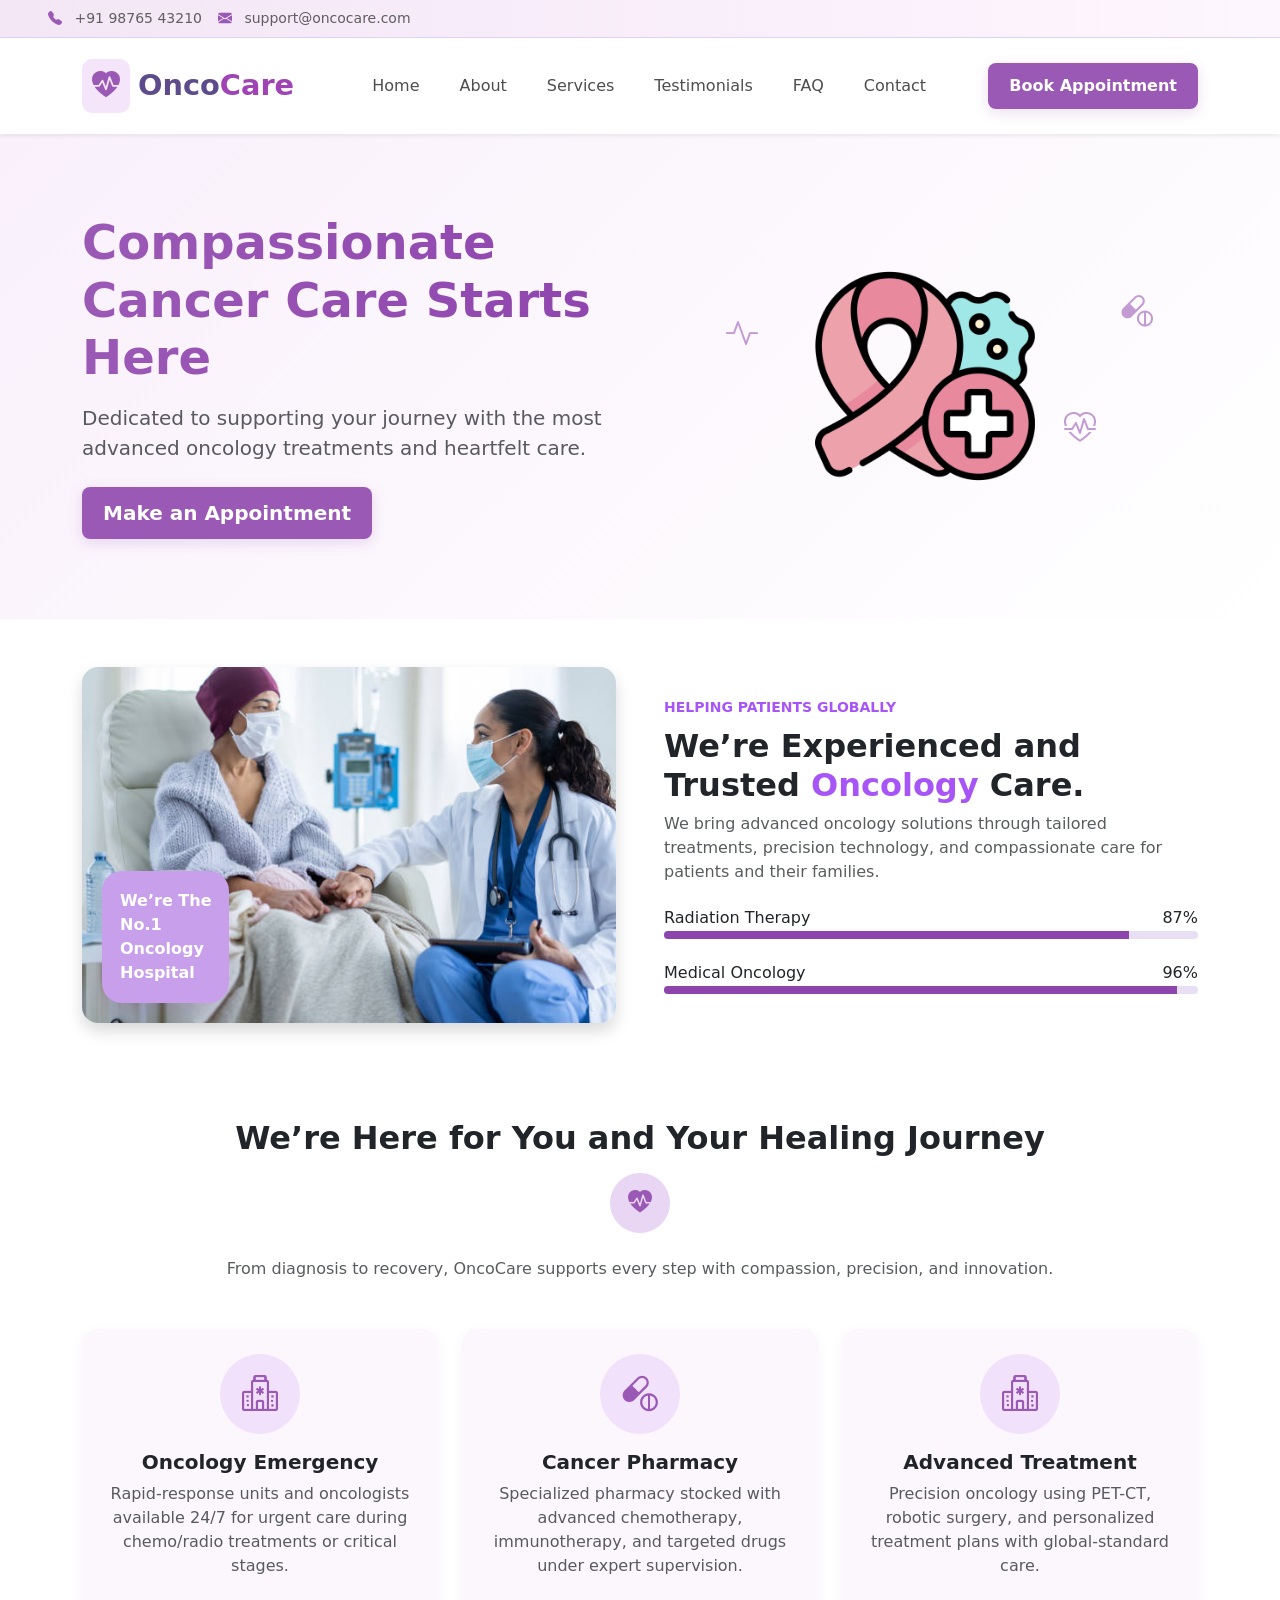
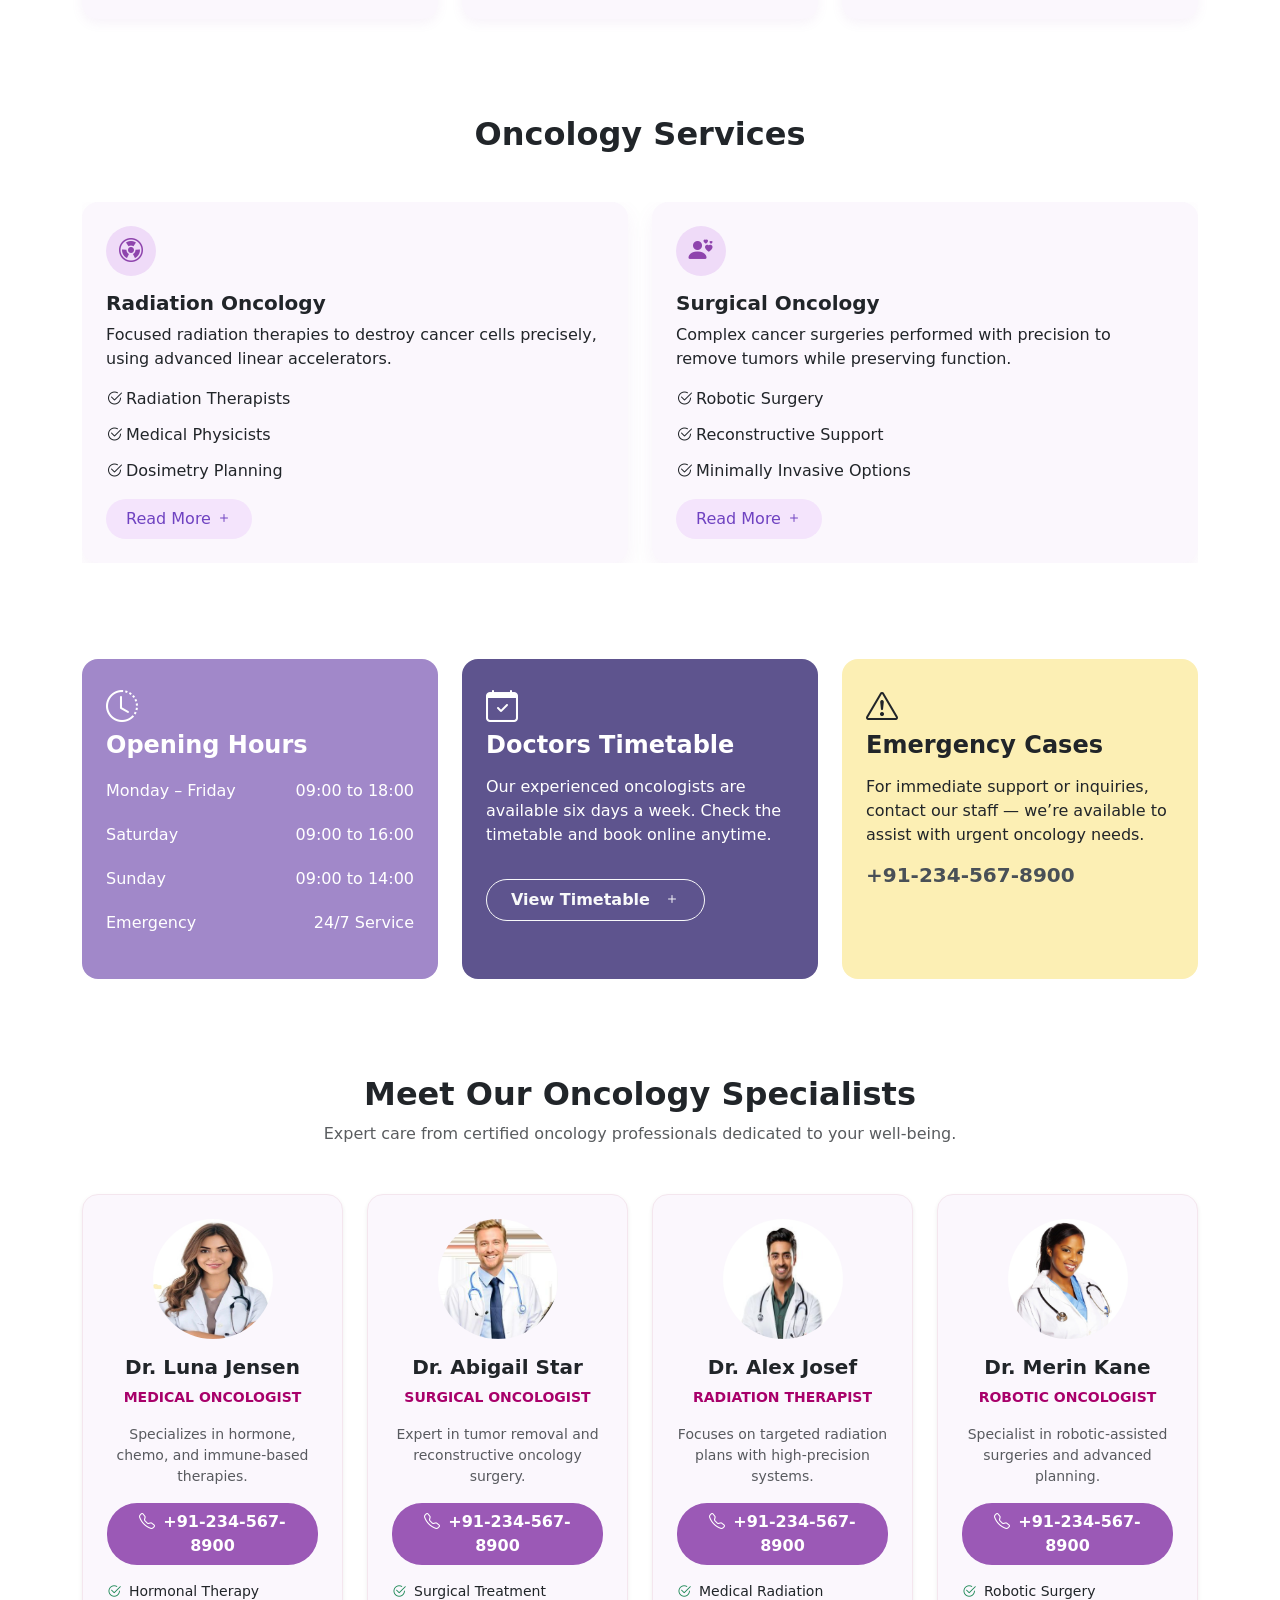
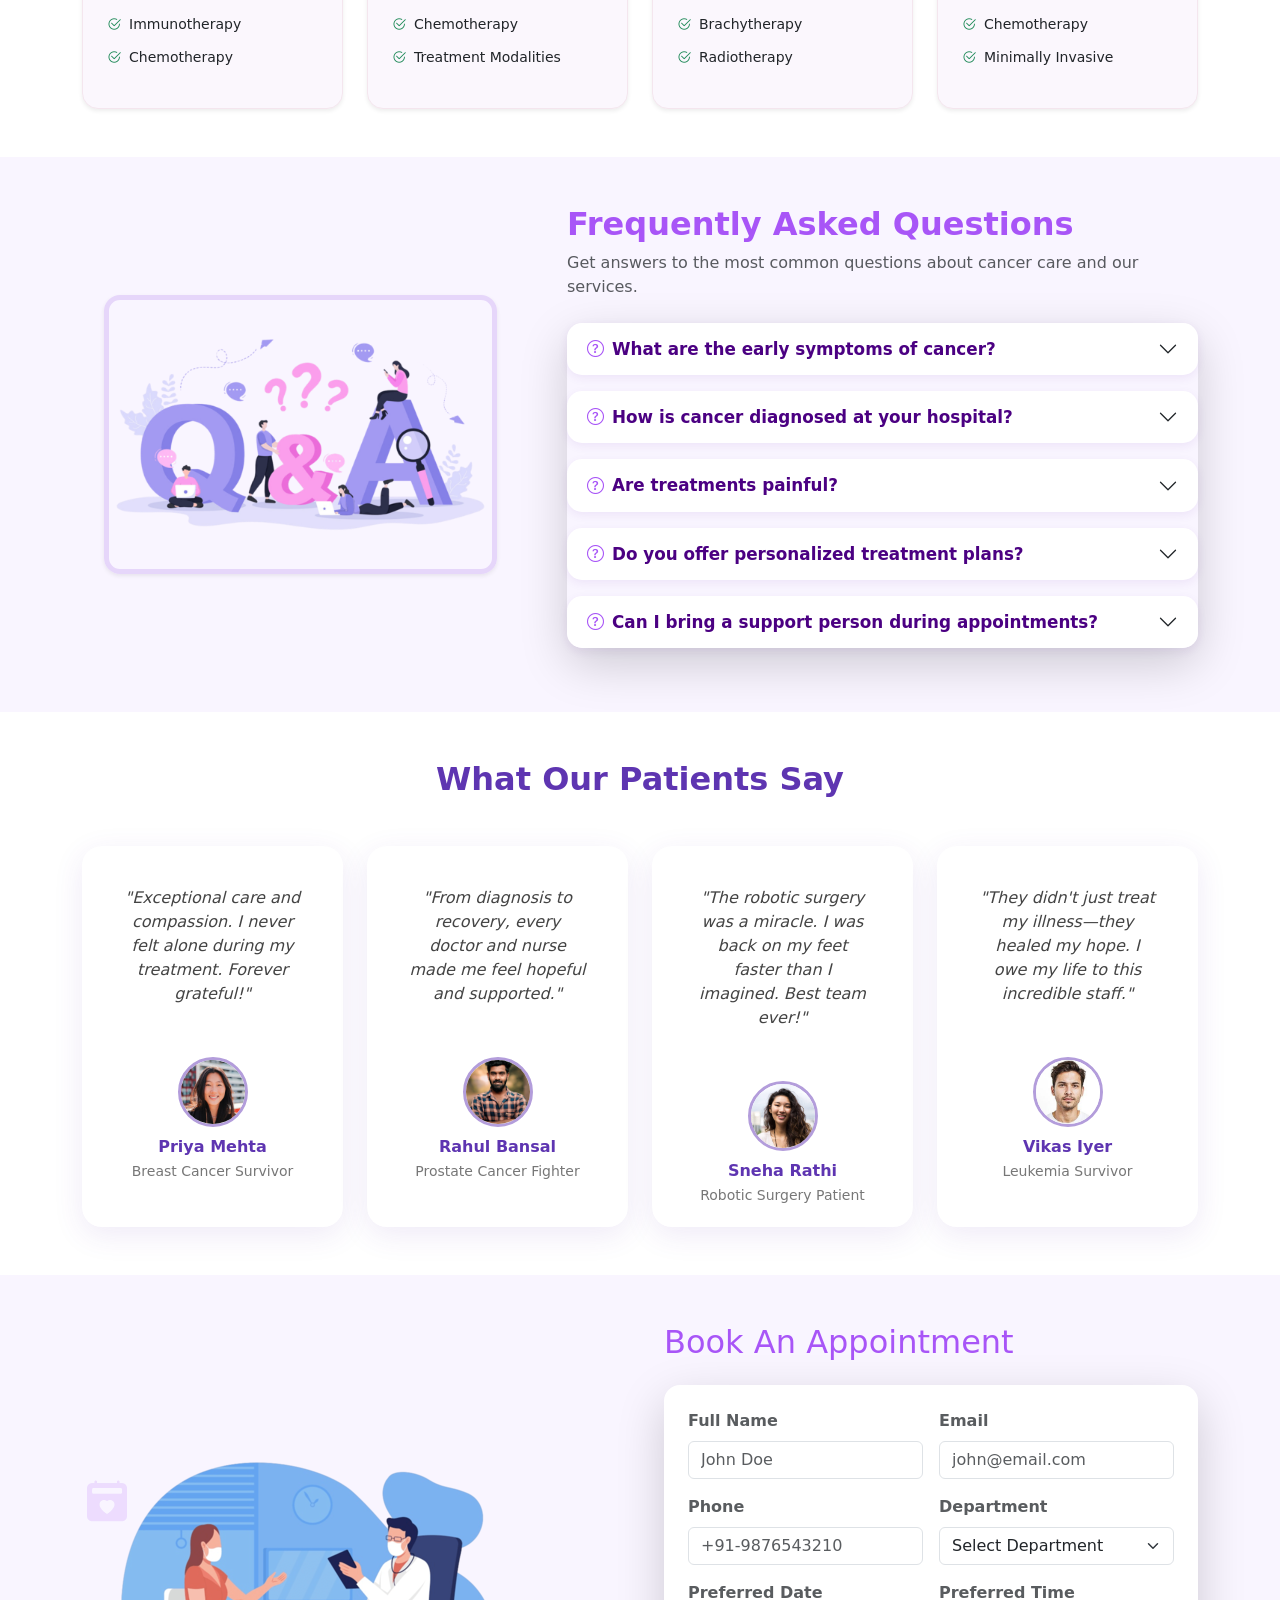
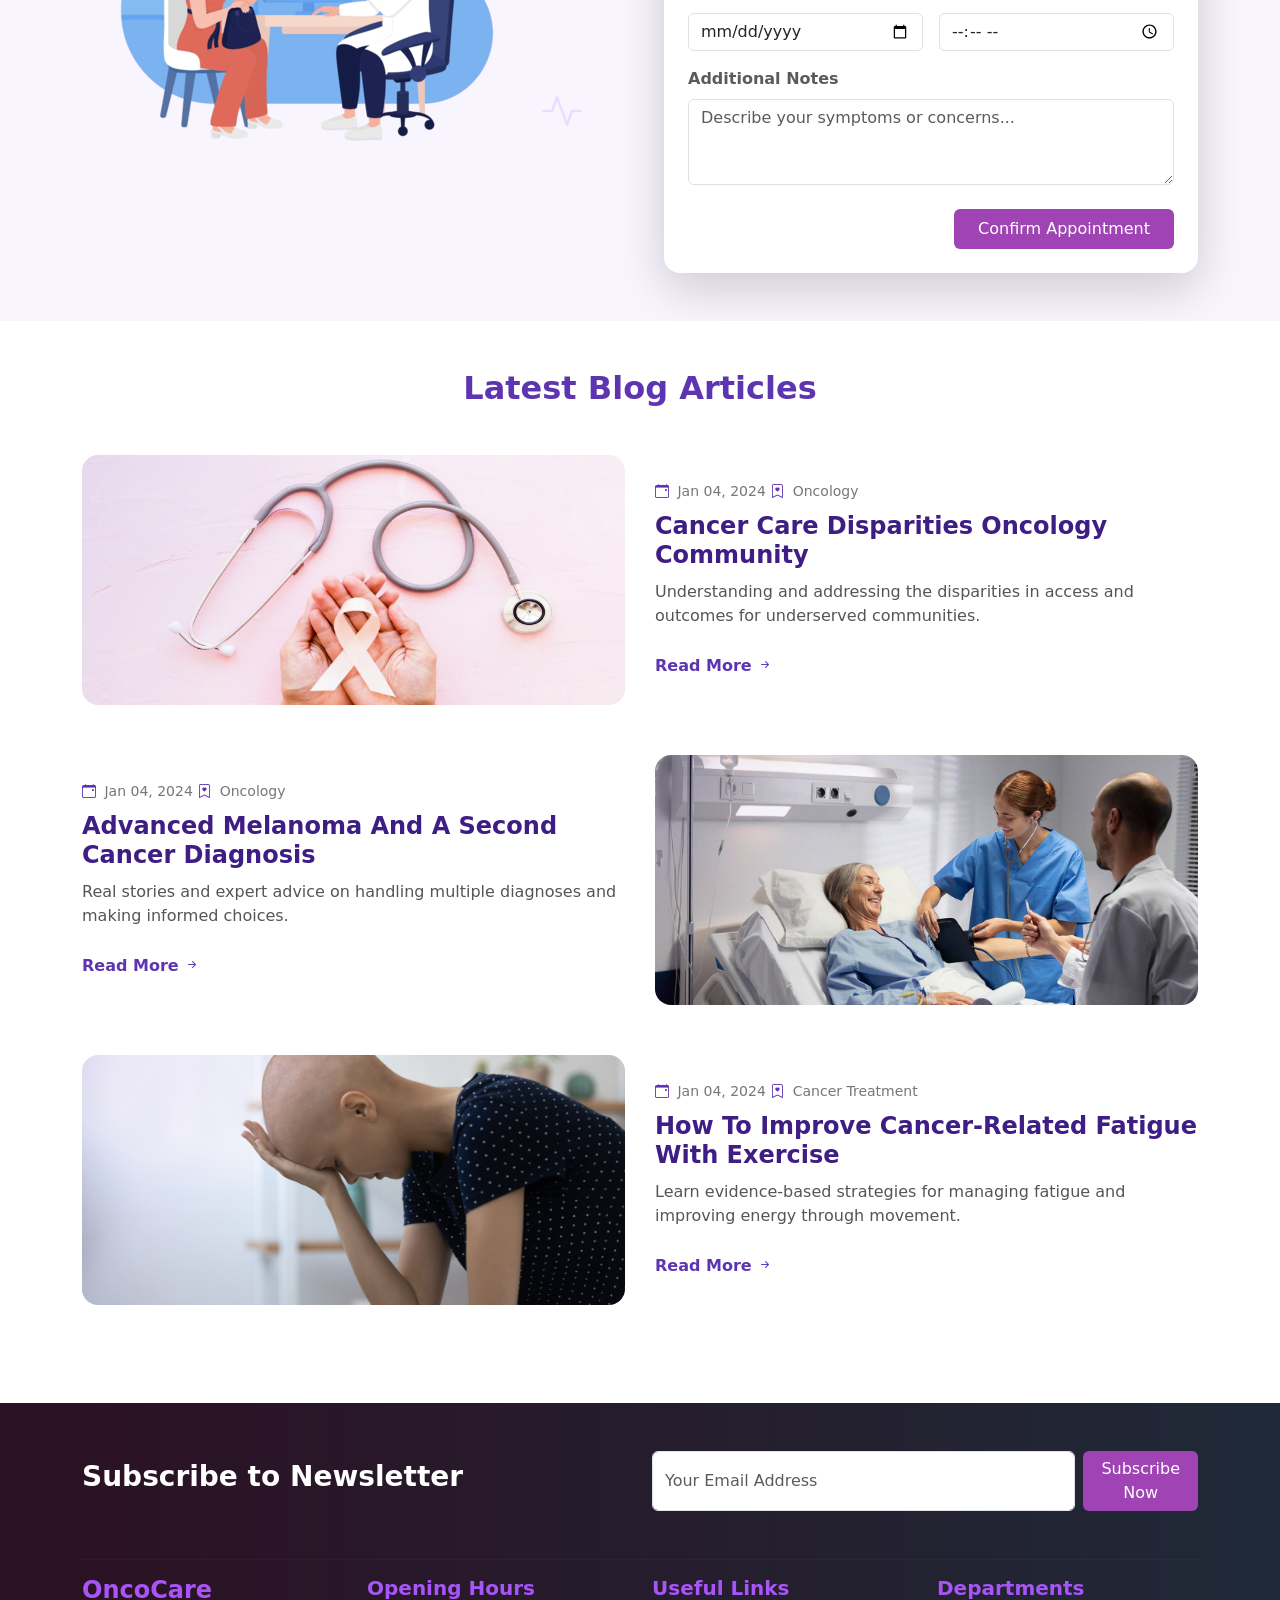
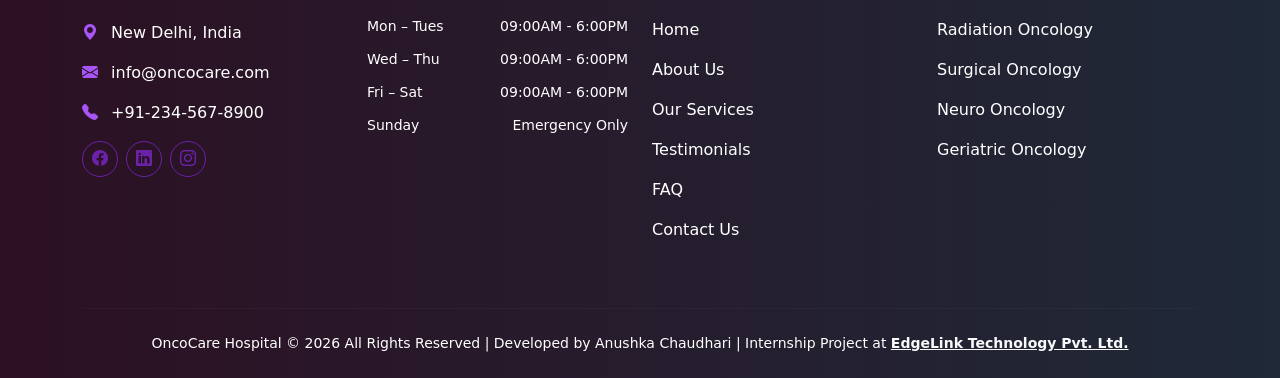
<file: index.html>
<!DOCTYPE html>
<html lang="en">

<head>
    <meta charset="UTF-8" />
    <meta name="viewport" content="width=device-width, initial-scale=1.0" />
    <title>OncoCare</title>
    <link href="https://cdn.jsdelivr.net/npm/bootstrap@5.3.0/dist/css/bootstrap.min.css" rel="stylesheet">
    <link href="https://cdn.jsdelivr.net/npm/bootstrap-icons@1.10.5/font/bootstrap-icons.css" rel="stylesheet">
    <link rel="stylesheet" href="css/style.css" />
</head>

<body>

    <!--Topbar-->
    <div class="topbar bg-light d-none d-md-flex justify-content-between align-items-center px-3 px-lg-5 py-2">
        <div class="top-contact d-flex flex-wrap align-items-center gap-3 text-end">
            <span><i class="bi bi-telephone-fill text-onco me-2"></i> +91 98765 43210</span>
            <span><i class="bi bi-envelope-fill text-onco me-2"></i> support@oncocare.com</span>
        </div>
    </div>

    <!--Navbar-->
    <nav id="mainNavbar" class="navbar navbar-expand-lg sticky-top custom-navbar shadow-sm py-3">
        <div class="container">
            <a class="navbar-brand d-flex align-items-center" href="#">
                <div class="logo-icon me-2"><i class="bi bi-heart-pulse-fill"></i></div>
                <span class="brand-text">Onco<span>Care</span></span>
            </a>
            <button class="navbar-toggler" type="button" data-bs-toggle="collapse" data-bs-target="#navbarContent">
      <span class="navbar-toggler-icon"></span>
    </button>
            <div class="collapse navbar-collapse justify-content-lg-center" id="navbarContent">
                <ul class="navbar-nav mx-auto mb-2 mb-lg-0 gap-lg-4">
                    <li class="nav-item"><a class="nav-link" href="index.html">Home</a></li>
                    <li class="nav-item"><a class="nav-link" href="about.html">About</a></li>
                    <li class="nav-item"><a class="nav-link" href="services.html">Services</a></li>
                    <li class="nav-item"><a class="nav-link" href="testimonials.html">Testimonials</a></li>
                    <li class="nav-item"><a class="nav-link" href="faq.html">FAQ</a></li>
                    <li class="nav-item"><a class="nav-link" href="contact.html">Contact</a></li>
                </ul>
            </div>
            <div class="d-none d-lg-block">
                <a href="#appointment" class="btn btn-appointment">Book Appointment</a>
            </div>
        </div>
    </nav>

    <!--Hero Section-->
    <section class="hero-section d-flex align-items-center">
        <div class="container">
            <div class="row align-items-center gy-4">

                <div class="col-lg-6 text-center text-lg-start" data-aos="fade-right" data-aos-delay="100">
                    <h1 class="display-5 fw-bold mb-3 text-gradient">
                        Compassionate <br> Cancer Care Starts Here
                    </h1>
                    <p class="lead text-muted mb-4">
                        Dedicated to supporting your journey with the most advanced oncology treatments and heartfelt care.
                    </p>
                    <a href="#appointment" class="btn btn-appointment btn-lg" data-aos="zoom-in" data-aos-delay="300">Make an Appointment</a>
                </div>

                <div class="col-lg-6 position-relative text-center" data-aos="fade-left" data-aos-delay="200">
                    <img src="images/hero1.png" alt="Oncology Hero" class="img-fluid hero-img" data-aos="zoom-in-up" data-aos-delay="400" />
                    <div class="floating-icon icon-1" data-aos="fade-down" data-aos-delay="600">
                        <i class="bi bi-activity"></i>
                    </div>
                    <div class="floating-icon icon-2" data-aos="fade-up" data-aos-delay="800">
                        <i class="bi bi-heart-pulse"></i>
                    </div>
                    <div class="floating-icon icon-3" data-aos="fade-left" data-aos-delay="1000">
                        <i class="bi bi-capsule-pill"></i>
                    </div>
                </div>

            </div>
        </div>
    </section>

    <!-- About Us Section -->
    <section class="about-oncology-section py-5">
        <div class="container">
            <div class="row align-items-center g-5">

                <div class="col-lg-6 position-relative" data-aos="fade-right">
                    <div class="img-box">
                        <img src="images/about.jpg" alt="Oncologist Examining Patient" class="img-fluid rounded-4 shadow">
                        <div class="badge-box">We’re The<br>No.1<br>Oncology<br>Hospital</div>
                    </div>
                </div>

                <div class="col-lg-6" data-aos="fade-left">
                    <span class="text-uppercase text-purple fw-semibold small">Helping Patients Globally</span>
                    <h2 class="fw-bold mt-2 text-dark">
                        We’re Experienced and Trusted <span class="text-purple">Oncology</span> <span class="text-dark">Care.</span>
                    </h2>
                    <p class="text-muted mb-4">
                        We bring advanced oncology solutions through tailored treatments, precision technology, and compassionate care for patients and their families.
                    </p>

                    <div class="mb-4">
                        <h6 class="mb-1">Radiation Therapy <span class="float-end">87%</span></h6>
                        <div class="progress purple-progress">
                            <div class="progress-bar" style="width: 87%;"></div>
                        </div>
                    </div>

                    <div>
                        <h6 class="mb-1">Medical Oncology <span class="float-end">96%</span></h6>
                        <div class="progress purple-progress">
                            <div class="progress-bar" style="width: 96%;"></div>
                        </div>
                    </div>
                </div>

            </div>
        </div>
    </section>

    <!--  Services Section -->
    <section class="oncology-services py-5">
        <div class="container text-center" data-aos="fade-up">
            <h2 class="fw-bold mb-3" data-aos="zoom-in" data-aos-delay="100">We’re Here for You and Your Healing Journey</h2>
            <div class="section-divider mx-auto mb-4" data-aos="fade-up" data-aos-delay="200">
                <i class="bi bi-heart-pulse-fill"></i>
            </div>
            <p class="text-muted mb-5" data-aos="fade-in" data-aos-delay="300">
                From diagnosis to recovery, OncoCare supports every step with compassion, precision, and innovation.
            </p>

            <div class="row row-cols-1 row-cols-md-2 row-cols-lg-3 g-4">

                <div class="col" data-aos="flip-left" data-aos-delay="400">
                    <div class="service-card p-4 h-100">
                        <div class="icon-wrapper">
                            <i class="bi bi-hospital"></i>
                        </div>
                        <h5 class="fw-semibold mt-3">Oncology Emergency</h5>
                        <p class="text-muted">
                            Rapid-response units and oncologists available 24/7 for urgent care during chemo/radio treatments or critical stages.
                        </p>
                    </div>
                </div>

                <div class="col" data-aos="flip-up" data-aos-delay="500">
                    <div class="service-card p-4 h-100">
                        <div class="icon-wrapper">
                            <i class="bi bi-capsule-pill"></i>
                        </div>
                        <h5 class="fw-semibold mt-3">Cancer Pharmacy</h5>
                        <p class="text-muted">
                            Specialized pharmacy stocked with advanced chemotherapy, immunotherapy, and targeted drugs under expert supervision.
                        </p>
                    </div>
                </div>

                <div class="col" data-aos="flip-right" data-aos-delay="600">
                    <div class="service-card p-4 h-100">
                        <div class="icon-wrapper">
                            <i class="bi bi-hospital"></i>
                        </div>
                        <h5 class="fw-semibold mt-3">Advanced Treatment</h5>
                        <p class="text-muted">
                            Precision oncology using PET-CT, robotic surgery, and personalized treatment plans with global-standard care.
                        </p>
                    </div>
                </div>

            </div>
        </div>
    </section>

    <!--  Services Section -->
    <section class="oncology-carousel py-5">
        <div class="container">
            <h2 class="text-center fw-bold mb-5">Oncology Services</h2>

            <div id="oncologyCarousel" class="carousel slide" data-bs-ride="carousel" data-bs-interval="6000">
                <div class="carousel-inner">

                    <div class="carousel-item active">
                        <div class="row g-4 justify-content-center">

                            <div class="col-md-6">
                                <div class="oncology-card p-4 h-100">
                                    <div class="service-icon"><i class="bi bi-radioactive"></i></div>
                                    <h5 class="fw-bold">Radiation Oncology</h5>
                                    <p>Focused radiation therapies to destroy cancer cells precisely, using advanced linear accelerators.</p>
                                    <ul class="list-unstyled mb-3">
                                        <li><i class="bi bi-check2-circle me-1"></i>Radiation Therapists</li>
                                        <li><i class="bi bi-check2-circle me-1"></i>Medical Physicists</li>
                                        <li><i class="bi bi-check2-circle me-1"></i>Dosimetry Planning</li>
                                    </ul>
                                    <a href="#" class="read-btn">Read More <i class="bi bi-plus"></i></a>
                                </div>
                            </div>

                            <div class="col-md-6">
                                <div class="oncology-card p-4 h-100">
                                    <div class="service-icon"><i class="bi bi-person-hearts"></i></div>
                                    <h5 class="fw-bold">Surgical Oncology</h5>
                                    <p>Complex cancer surgeries performed with precision to remove tumors while preserving function.</p>
                                    <ul class="list-unstyled mb-3">
                                        <li><i class="bi bi-check2-circle me-1"></i>Robotic Surgery</li>
                                        <li><i class="bi bi-check2-circle me-1"></i>Reconstructive Support</li>
                                        <li><i class="bi bi-check2-circle me-1"></i>Minimally Invasive Options</li>
                                    </ul>
                                    <a href="#" class="read-btn">Read More <i class="bi bi-plus"></i></a>
                                </div>
                            </div>

                        </div>
                    </div>

                    <div class="carousel-item">
                        <div class="row g-4 justify-content-center">

                            <div class="col-md-6">
                                <div class="oncology-card p-4 h-100">
                                    <div class="service-icon"><i class="bi bi-capsule-pill"></i></div>
                                    <h5 class="fw-bold">Medical Oncology</h5>
                                    <p>Systemic treatment via chemotherapy, immunotherapy, and hormone therapy tailored to each patient.</p>
                                    <ul class="list-unstyled mb-3">
                                        <li><i class="bi bi-check2-circle me-1"></i>Immunotherapy</li>
                                        <li><i class="bi bi-check2-circle me-1"></i>Hormonal Therapy</li>
                                        <li><i class="bi bi-check2-circle me-1"></i>Targeted Drugs</li>
                                    </ul>
                                    <a href="#" class="read-btn">Read More <i class="bi bi-plus"></i></a>
                                </div>
                            </div>

                            <div class="col-md-6">
                                <div class="oncology-card p-4 h-100">
                                    <div class="service-icon"><i class="bi bi-heart-pulse-fill"></i></div>
                                    <h5 class="fw-bold">Palliative Oncology</h5>
                                    <p>Focused on improving quality of life through symptom control, pain relief, and emotional support.</p>
                                    <ul class="list-unstyled mb-3">
                                        <li><i class="bi bi-check2-circle me-1"></i>Pain Management</li>
                                        <li><i class="bi bi-check2-circle me-1"></i>Psycho-social Care</li>
                                        <li><i class="bi bi-check2-circle me-1"></i>Home Support</li>
                                    </ul>
                                    <a href="#" class="read-btn">Read More <i class="bi bi-plus"></i></a>
                                </div>
                            </div>

                        </div>
                    </div>

                </div>
            </div>
        </div>
    </section>

    <!--Basic Info-->
    <section class="info-panels-section py-5">
        <div class="container">
            <div class="row g-4">

                <div class="col-lg-4 col-md-6" data-aos="zoom-in">
                    <div class="info-card bg-light-purple text-white p-4 rounded-4 h-100 position-relative">
                        <i class="bi bi-clock-history fs-2 mb-3"></i>
                        <h4 class="fw-bold">Opening Hours</h4>
                        <ul class="list-unstyled mt-3 lh-lg">
                            <li class="d-flex justify-content-between"><span>Monday – Friday</span><span>09:00 to 18:00</span></li>
                            <li class="d-flex justify-content-between"><span>Saturday</span><span>09:00 to 16:00</span></li>
                            <li class="d-flex justify-content-between"><span>Sunday</span><span>09:00 to 14:00</span></li>
                            <li class="d-flex justify-content-between"><span>Emergency</span><span>24/7 Service</span></li>
                        </ul>
                    </div>
                </div>

                <div class="col-lg-4 col-md-6" data-aos="zoom-in" data-aos-delay="100">
                    <div class="info-card bg-dark-purple text-white p-4 rounded-4 h-100 position-relative">
                        <i class="bi bi-calendar-check fs-2 mb-3"></i>
                        <h4 class="fw-bold">Doctors Timetable</h4>
                        <p class="mt-3">Our experienced oncologists are available six days a week. Check the timetable and book online anytime.</p>
                        <button class="btn btn-outline-light mt-3 rounded-pill px-4 py-2 fw-semibold">View Timetable <i class="bi bi-plus ms-2"></i></button>
                    </div>
                </div>

                <div class="col-lg-4 col-md-12" data-aos="zoom-in" data-aos-delay="200">
                    <div class="info-card bg-warning-light text-dark p-4 rounded-4 h-100 position-relative">
                        <i class="bi bi-exclamation-triangle fs-2 text-dark mb-3"></i>
                        <h4 class="fw-bold text-dark">Emergency Cases</h4>
                        <p class="mt-3 text-dark">For immediate support or inquiries, contact our staff — we’re available to assist with urgent oncology needs.</p>
                        <h5 class="fw-bold mt-3 text-dark-emphasis">+91-234-567-8900</h5>
                    </div>
                </div>

            </div>
        </div>
    </section>

    <!-- Our Doctors Section -->
    <section class="our-doctors-section py-5" id="doctors">
        <div class="container">
            <div class="text-center mb-5" data-aos="fade-up">
                <h2 class="fw-bold">Meet Our Oncology Specialists</h2>
                <p class="text-muted">Expert care from certified oncology professionals dedicated to your well-being.</p>
            </div>
            <div class="row g-4">

                <div class="col-md-6 col-lg-3" data-aos="zoom-in" data-aos-delay="100">
                    <div class="doctor-card text-center p-4 shadow-sm rounded-4 h-100">
                        <img src="images/doctor5.jpg" alt="Dr. Luna Jensen" class="rounded-circle mb-3" width="120" height="120">
                        <h5 class="fw-semibold">Dr. Luna Jensen</h5>
                        <p class="text-specialty">Medical Oncologist</p>
                        <p class="text-muted small">Specializes in hormone, chemo, and immune-based therapies.</p>
                        <button class="btn btn-theme w-100 mb-3"><i class="bi bi-telephone me-2"></i>+91-234-567-8900</button>
                        <ul class="list-unstyled text-start small">
                            <li><i class="bi bi-check2-circle text-success me-2"></i>Hormonal Therapy</li>
                            <li><i class="bi bi-check2-circle text-success me-2"></i>Immunotherapy</li>
                            <li><i class="bi bi-check2-circle text-success me-2"></i>Chemotherapy</li>
                        </ul>
                    </div>
                </div>

                <div class="col-md-6 col-lg-3" data-aos="zoom-in" data-aos-delay="200">
                    <div class="doctor-card text-center p-4 shadow-sm rounded-4 h-100">
                        <img src="images/doctor3.jpg" alt="Dr. Abigail Star" class="rounded-circle mb-3" width="120" height="120">
                        <h5 class="fw-semibold">Dr. Abigail Star</h5>
                        <p class="text-specialty">Surgical Oncologist</p>
                        <p class="text-muted small">Expert in tumor removal and reconstructive oncology surgery.</p>
                        <button class="btn btn-theme w-100 mb-3"><i class="bi bi-telephone me-2"></i>+91-234-567-8900</button>
                        <ul class="list-unstyled text-start small">
                            <li><i class="bi bi-check2-circle text-success me-2"></i>Surgical Treatment</li>
                            <li><i class="bi bi-check2-circle text-success me-2"></i>Chemotherapy</li>
                            <li><i class="bi bi-check2-circle text-success me-2"></i>Treatment Modalities</li>
                        </ul>
                    </div>
                </div>

                <div class="col-md-6 col-lg-3" data-aos="zoom-in" data-aos-delay="300">
                    <div class="doctor-card text-center p-4 shadow-sm rounded-4 h-100">
                        <img src="images/doctor1.jpg" alt="Dr. Alex Josef" class="rounded-circle mb-3" width="120" height="120">
                        <h5 class="fw-semibold">Dr. Alex Josef</h5>
                        <p class="text-specialty">Radiation Therapist</p>
                        <p class="text-muted small">Focuses on targeted radiation plans with high-precision systems.</p>
                        <button class="btn btn-theme w-100 mb-3"><i class="bi bi-telephone me-2"></i>+91-234-567-8900</button>
                        <ul class="list-unstyled text-start small">
                            <li><i class="bi bi-check2-circle text-success me-2"></i>Medical Radiation</li>
                            <li><i class="bi bi-check2-circle text-success me-2"></i>Brachytherapy</li>
                            <li><i class="bi bi-check2-circle text-success me-2"></i>Radiotherapy</li>
                        </ul>
                    </div>
                </div>

                <div class="col-md-6 col-lg-3" data-aos="zoom-in" data-aos-delay="400">
                    <div class="doctor-card text-center p-4 shadow-sm rounded-4 h-100">
                        <img src="images/doctor6.jpg" alt="Dr. Merin Kane" class="rounded-circle mb-3" width="120" height="120">
                        <h5 class="fw-semibold">Dr. Merin Kane</h5>
                        <p class="text-specialty">Robotic Oncologist</p>
                        <p class="text-muted small">Specialist in robotic-assisted surgeries and advanced planning.</p>
                        <button class="btn btn-theme w-100 mb-3"><i class="bi bi-telephone me-2"></i>+91-234-567-8900</button>
                        <ul class="list-unstyled text-start small">
                            <li><i class="bi bi-check2-circle text-success me-2"></i>Robotic Surgery</li>
                            <li><i class="bi bi-check2-circle text-success me-2"></i>Chemotherapy</li>
                            <li><i class="bi bi-check2-circle text-success me-2"></i>Minimally Invasive</li>
                        </ul>
                    </div>
                </div>

            </div>
        </div>
    </section>

    <!--FAQ Section-->
    <section id="faq" class="py-5">
        <div class="container">
            <div class="row align-items-center g-5">

                <div class="col-lg-5 text-center" data-aos="fade-right">
                    <img src="images/faq.png" alt="Oncology FAQ" class="img-fluid rounded-4 shadow-sm faq-img">
                </div>

                <div class="col-lg-7" data-aos="fade-left">
                    <div class="mb-4 text-center text-lg-start">
                        <h2 class="section-title text-purple fw-bold">Frequently Asked Questions</h2>
                        <p class="text-muted">Get answers to the most common questions about cancer care and our services.</p>
                    </div>

                    <div class="accordion shadow-lg rounded-4" id="faqAccordion">

                        <div class="accordion-item mb-3 border-0 rounded-4" data-aos="fade-up" data-aos-delay="100">
                            <h2 class="accordion-header" id="faqOne">
                                <button class="accordion-button collapsed fw-semibold" type="button" data-bs-toggle="collapse" data-bs-target="#collapseOne" aria-expanded="false" aria-controls="collapseOne">
                <i class="bi bi-question-circle me-2 text-purple"></i> What are the early symptoms of cancer?
              </button>
                            </h2>
                            <div id="collapseOne" class="accordion-collapse collapse" data-bs-parent="#faqAccordion">
                                <div class="accordion-body text-muted">
                                    Unexplained weight loss, fatigue, or persistent lumps could be early indicators. Regular checkups help!
                                </div>
                            </div>
                        </div>

                        <div class="accordion-item mb-3 border-0 rounded-4" data-aos="fade-up" data-aos-delay="200">
                            <h2 class="accordion-header" id="faqTwo">
                                <button class="accordion-button collapsed fw-semibold" type="button" data-bs-toggle="collapse" data-bs-target="#collapseTwo" aria-expanded="false" aria-controls="collapseTwo">
                <i class="bi bi-question-circle me-2 text-purple"></i> How is cancer diagnosed at your hospital?
              </button>
                            </h2>
                            <div id="collapseTwo" class="accordion-collapse collapse" data-bs-parent="#faqAccordion">
                                <div class="accordion-body text-muted">
                                    Through advanced imaging, biopsies, and pathology reviews for accuracy and tailored treatment.
                                </div>
                            </div>
                        </div>

                        <div class="accordion-item mb-3 border-0 rounded-4" data-aos="fade-up" data-aos-delay="300">
                            <h2 class="accordion-header" id="faqThree">
                                <button class="accordion-button collapsed fw-semibold" type="button" data-bs-toggle="collapse" data-bs-target="#collapseThree" aria-expanded="false" aria-controls="collapseThree">
                <i class="bi bi-question-circle me-2 text-purple"></i> Are treatments painful?
              </button>
                            </h2>
                            <div id="collapseThree" class="accordion-collapse collapse" data-bs-parent="#faqAccordion">
                                <div class="accordion-body text-muted">
                                    Side effects vary, but we prioritize patient comfort with personalized pain management.
                                </div>
                            </div>
                        </div>

                        <div class="accordion-item mb-3 border-0 rounded-4" data-aos="fade-up" data-aos-delay="400">
                            <h2 class="accordion-header" id="faqFour">
                                <button class="accordion-button collapsed fw-semibold" type="button" data-bs-toggle="collapse" data-bs-target="#collapseFour" aria-expanded="false" aria-controls="collapseFour">
                <i class="bi bi-question-circle me-2 text-purple"></i> Do you offer personalized treatment plans?
              </button>
                            </h2>
                            <div id="collapseFour" class="accordion-collapse collapse" data-bs-parent="#faqAccordion">
                                <div class="accordion-body text-muted">
                                    Yes, we tailor treatment to each patient’s cancer type, stage, and medical condition.
                                </div>
                            </div>
                        </div>

                        <div class="accordion-item mb-3 border-0 rounded-4" data-aos="fade-up" data-aos-delay="700">
                            <h2 class="accordion-header" id="faqSeven">
                                <button class="accordion-button collapsed fw-semibold" type="button" data-bs-toggle="collapse" data-bs-target="#collapseSeven" aria-expanded="false" aria-controls="collapseSeven">
                <i class="bi bi-question-circle me-2 text-purple"></i> Can I bring a support person during appointments?
              </button>
                            </h2>
                            <div id="collapseSeven" class="accordion-collapse collapse" data-bs-parent="#faqAccordion">
                                <div class="accordion-body text-muted">
                                    Absolutely. We encourage bringing someone along for support and shared understanding.
                                </div>
                            </div>
                        </div>

                    </div>
                </div>

            </div>
        </div>
    </section>

    <!-- Testimonials Section -->
    <section class="testimonials-section py-5">
        <div class="container">
            <h2 class="text-center section-heading mb-5" data-aos="fade-up">What Our Patients Say</h2>
            <div class="row g-4">

                <div class="col-sm-12 col-md-6 col-lg-3" data-aos="zoom-in" data-aos-delay="100">
                    <div class="testimonial-card h-100">
                        <div class="testimonial-overlay">
                            <p>"Exceptional care and compassion. I never felt alone during my treatment. Forever grateful!"</p>
                        </div>
                        <div class="testimonial-author">
                            <img src="images/t5.jpg" alt="Patient 1" class="img-fluid">
                            <h6>Priya Mehta</h6>
                            <span>Breast Cancer Survivor</span>
                        </div>
                    </div>
                </div>

                <div class="col-sm-12 col-md-6 col-lg-3" data-aos="zoom-in" data-aos-delay="200">
                    <div class="testimonial-card h-100">
                        <div class="testimonial-overlay">
                            <p>"From diagnosis to recovery, every doctor and nurse made me feel hopeful and supported."</p>
                        </div>
                        <div class="testimonial-author">
                            <img src="images/t3.jpg" alt="Patient 2" class="img-fluid">
                            <h6>Rahul Bansal</h6>
                            <span>Prostate Cancer Fighter</span>
                        </div>
                    </div>
                </div>

                <div class="col-sm-12 col-md-6 col-lg-3" data-aos="zoom-in" data-aos-delay="300">
                    <div class="testimonial-card h-100">
                        <div class="testimonial-overlay">
                            <p>"The robotic surgery was a miracle. I was back on my feet faster than I imagined. Best team ever!"</p>
                        </div>
                        <div class="testimonial-author">
                            <img src="images/t6.jpg" alt="Patient 3" class="img-fluid">
                            <h6>Sneha Rathi</h6>
                            <span>Robotic Surgery Patient</span>
                        </div>
                    </div>
                </div>

                <div class="col-sm-12 col-md-6 col-lg-3" data-aos="zoom-in" data-aos-delay="400">
                    <div class="testimonial-card h-100">
                        <div class="testimonial-overlay">
                            <p>"They didn't just treat my illness—they healed my hope. I owe my life to this incredible staff."</p>
                        </div>
                        <div class="testimonial-author">
                            <img src="images/t2.jpg" alt="Patient 4" class="img-fluid">
                            <h6>Vikas Iyer</h6>
                            <span>Leukemia Survivor</span>
                        </div>
                    </div>
                </div>

            </div>
        </div>
    </section>

    <!-- Appointment Section -->
    <section id="appointment" class="appointment-section position-relative overflow-hidden py-5" style="background: #f9f5ff;">
        <div class="container position-relative" data-aos="fade-up">
            <div class="row align-items-center gx-5">
                <div class="col-lg-6 mb-4 mb-lg-0 position-relative">
                    <img src="images/appoitment.png" alt="Book Appointment" class="img-fluid" data-aos="zoom-in" />
                    <div class="floating-icon position-absolute" style="top: 15%; left: 5%;">
                        <i class="bi bi-calendar2-heart-fill fs-1 text-purple opacity-25"></i>
                    </div>
                    <div class="floating-icon position-absolute" style="bottom: 10%; right: 10%;">
                        <i class="bi bi-activity fs-1 text-purple opacity-25"></i>
                    </div>
                </div>

                <div class="col-lg-6">
                    <h2 class="section-title mb-4 text-purple">Book An Appointment</h2>
                    <form id="appointmentForm" class="p-4 bg-white rounded-4 shadow-lg" style="position: relative; z-index: 2;" data-aos="fade-left">
                        <div class="row g-3">
                            <div class="col-md-6">
                                <label class="form-label fw-semibold text-muted">Full Name</label>
                                <input type="text" class="form-control" required placeholder="John Doe">
                            </div>
                            <div class="col-md-6">
                                <label class="form-label fw-semibold text-muted">Email</label>
                                <input type="email" class="form-control" required placeholder="john@email.com">
                            </div>
                            <div class="col-md-6">
                                <label class="form-label fw-semibold text-muted">Phone</label>
                                <input type="tel" class="form-control" required placeholder="+91-9876543210">
                            </div>
                            <div class="col-md-6">
                                <label class="form-label fw-semibold text-muted">Department</label>
                                <select class="form-select" required>
                <option selected disabled>Select Department</option>
                <option>Radiation Oncology</option>
                <option>Surgical Oncology</option>
                <option>Immunotherapy</option>
                <option>Palliative Care</option>
              </select>
                            </div>
                            <div class="col-md-6">
                                <label class="form-label fw-semibold text-muted">Preferred Date</label>
                                <input type="date" class="form-control" required>
                            </div>
                            <div class="col-md-6">
                                <label class="form-label fw-semibold text-muted">Preferred Time</label>
                                <input type="time" class="form-control" required>
                            </div>
                            <div class="col-12">
                                <label class="form-label fw-semibold text-muted">Additional Notes</label>
                                <textarea class="form-control" rows="3" placeholder="Describe your symptoms or concerns..."></textarea>
                            </div>
                            <div class="col-12 text-end">
                                <button type="submit" class="btn btn-purple px-4 py-2 mt-2">Confirm Appointment</button>
                            </div>
                        </div>
                    </form>
                </div>
            </div>
        </div>
    </section>

    <!--Blog Section-->
    <section class="blog-section py-5">
        <div class="container">
            <h2 class="text-center mb-5 blog-heading" data-aos="fade-up">Latest Blog Articles</h2>

            <div class="blog-entry" data-aos="fade-right">
                <div class="blog-img" style="background-image: url('images/blog1.jpg');"></div>
                <div class="blog-content">
                    <div class="meta">
                        <span><i class="bi bi-calendar-event"></i> Jan 04, 2024</span>
                        <span><i class="bi bi-bookmark-heart"></i> Oncology</span>
                    </div>
                    <h4>Cancer Care Disparities Oncology Community</h4>
                    <p>Understanding and addressing the disparities in access and outcomes for underserved communities.</p>
                    <a href="#" class="read-more">Read More <i class="bi bi-arrow-right-short"></i></a>
                </div>
            </div>

            <div class="blog-entry flex-row-reverse" data-aos="fade-left">
                <div class="blog-img" style="background-image: url('images/blog2.jpg');"></div>
                <div class="blog-content">
                    <div class="meta">
                        <span><i class="bi bi-calendar-event"></i> Jan 04, 2024</span>
                        <span><i class="bi bi-bookmark-heart"></i> Oncology</span>
                    </div>
                    <h4>Advanced Melanoma And A Second Cancer Diagnosis</h4>
                    <p>Real stories and expert advice on handling multiple diagnoses and making informed choices.</p>
                    <a href="#" class="read-more">Read More <i class="bi bi-arrow-right-short"></i></a>
                </div>
            </div>

            <div class="blog-entry" data-aos="fade-up">
                <div class="blog-img" style="background-image: url('images/blog3.jpg');"></div>
                <div class="blog-content">
                    <div class="meta">
                        <span><i class="bi bi-calendar-event"></i> Jan 04, 2024</span>
                        <span><i class="bi bi-bookmark-heart"></i> Cancer Treatment</span>
                    </div>
                    <h4>How To Improve Cancer-Related Fatigue With Exercise</h4>
                    <p>Learn evidence-based strategies for managing fatigue and improving energy through movement.</p>
                    <a href="#" class="read-more">Read More <i class="bi bi-arrow-right-short"></i></a>
                </div>
            </div>
        </div>
    </section>

    <!--Footer Section-->
    <footer class="footer text-white pt-5 pb-4" style="background: linear-gradient(to right, #2c1023, #1f2937);">
        <div class="container">

            <div class="row mb-5 align-items-center text-center text-lg-start">
                <div class="col-lg-6 mb-3 mb-lg-0">
                    <h3 class="fw-bold">Subscribe to Newsletter</h3>
                </div>
                <div class="col-lg-6">
                    <form class="d-flex flex-column flex-sm-row align-items-stretch">
                        <input type="email" class="form-control me-sm-2 mb-2 mb-sm-0" placeholder="Your Email Address" required>
                        <button class="btn btn-purple w-20 w-sm-auto" type="submit">Subscribe Now</button>
                    </form>
                </div>
            </div>

            <hr class="footer-divider">

            <div class="row gy-4">

                <div class="col-md-6 col-lg-3">
                    <h4 class="fw-bold mb-3 text-purple">OncoCare</h4>
                    <p><i class="bi bi-geo-alt-fill me-2 text-purple"></i> New Delhi, India</p>
                    <p><i class="bi bi-envelope-fill me-2 text-purple"></i> info@oncocare.com</p>
                    <p><i class="bi bi-telephone-fill me-2 text-purple"></i> +91-234-567-8900</p>
                    <div class="d-flex gap-2 mt-3">
                        <a href="#" class="social-icon"><i class="bi bi-facebook"></i></a>
                        <a href="#" class="social-icon"><i class="bi bi-linkedin"></i></a>
                        <a href="#" class="social-icon"><i class="bi bi-instagram"></i></a>
                    </div>
                </div>

                <div class="col-md-6 col-lg-3">
                    <h5 class="fw-bold mb-3 text-purple">Opening Hours</h5>
                    <ul class="list-unstyled small">
                        <li class="d-flex justify-content-between"><span>Mon – Tues</span><span>09:00AM - 6:00PM</span></li>
                        <li class="d-flex justify-content-between"><span>Wed – Thu</span><span>09:00AM - 6:00PM</span></li>
                        <li class="d-flex justify-content-between"><span>Fri – Sat</span><span>09:00AM - 6:00PM</span></li>
                        <li class="d-flex justify-content-between"><span>Sunday</span><span>Emergency Only</span></li>
                    </ul>
                </div>

                <div class="col-md-6 col-lg-3">
                    <h5 class="fw-bold mb-3 text-purple">Useful Links</h5>
                    <ul class="list-unstyled footer-links">
                        <li><a href="index.html">Home</a></li>
                        <li><a href="about.html">About Us</a></li>
                        <li><a href="services.html">Our Services</a></li>
                        <li><a href="testimonials.html">Testimonials</a></li>
                        <li><a href="faq.html">FAQ</a></li>
                        <li><a href="contact.html">Contact Us</a></li>
                    </ul>
                </div>

                <div class="col-md-6 col-lg-3">
                    <h5 class="fw-bold mb-3 text-purple">Departments</h5>
                    <ul class="list-unstyled footer-links">
                        <li><a href="services.html">Radiation Oncology</a></li>
                        <li><a href="services.html">Surgical Oncology</a></li>
                        <li><a href="services.html">Neuro Oncology</a></li>
                        <li><a href="services.html">Geriatric Oncology</a></li>
                    </ul>
                </div>

            </div>

            <hr class="footer-divider mt-5">

            <div class="text-center small mt-4">
                OncoCare Hospital ©
                <script>
                    document.write(new Date().getFullYear());
                </script> All Rights Reserved | Developed by Anushka Chaudhari | Internship Project at
                <a href="https://edgelinktechnology.com/" target="_blank" class="text-light fw-semibold text-decoration-underline">
        EdgeLink Technology Pvt. Ltd.
      </a>
            </div>

        </div>
    </footer>

    <script src="https://cdn.jsdelivr.net/npm/bootstrap@5.3.0/dist/js/bootstrap.bundle.min.js"></script>
    <link href="https://cdn.jsdelivr.net/npm/aos@2.3.4/dist/aos.css" rel="stylesheet">
    <script src="https://cdn.jsdelivr.net/npm/aos@2.3.4/dist/aos.js"></script>
    <script>
        AOS.init({
            duration: 1000,
            once: true
        });

        document.getElementById("appointmentForm").addEventListener("submit", function(e) {
            e.preventDefault();
            alert("Your appointment has been submitted!");
            this.reset();
        });
    </script>
</body>

</html>
</file>
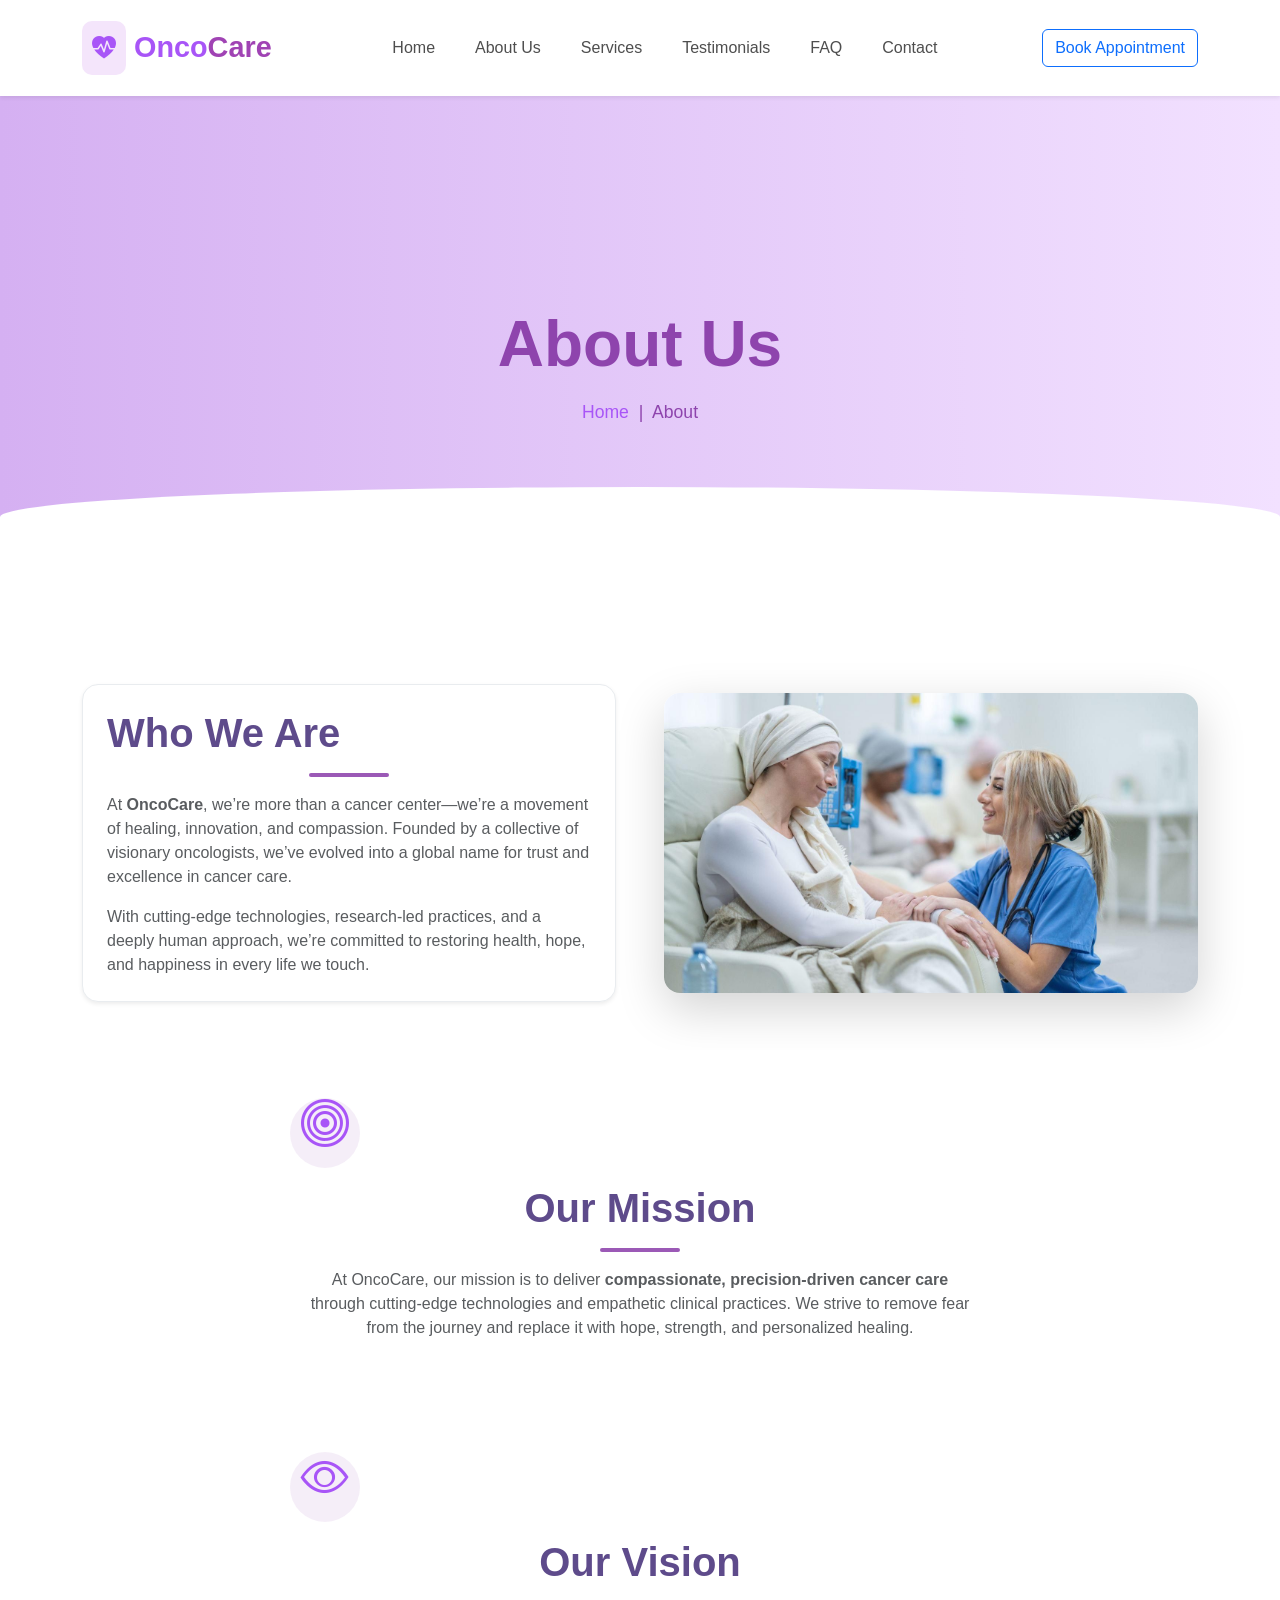
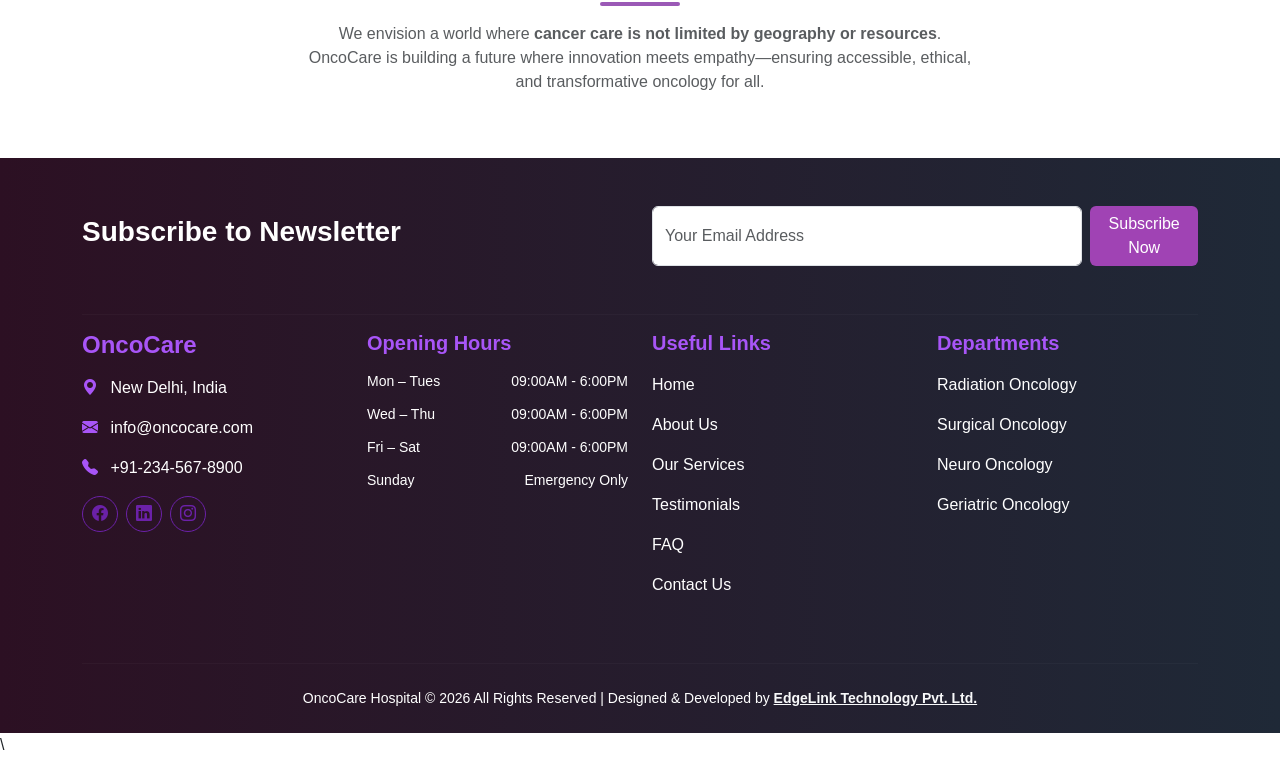
<file: about.html>
<!DOCTYPE html>
<html lang="en">

<head>
    <meta charset="UTF-8" />
    <meta name="viewport" content="width=device-width, initial-scale=1.0" />
    <title>About Us | OncoCare</title>
    <link href="https://cdn.jsdelivr.net/npm/bootstrap@5.3.0/dist/css/bootstrap.min.css" rel="stylesheet" />
    <link href="https://cdn.jsdelivr.net/npm/bootstrap-icons@1.10.5/font/bootstrap-icons.css" rel="stylesheet" />
    <link href="https://unpkg.com/aos@2.3.1/dist/aos.css" rel="stylesheet" />
    <link rel="stylesheet" href="css/style.css" />

    <style>
        body {
            font-family: 'Segoe UI', sans-serif;
            background-color: #fff;
            overflow-x: hidden;
        }
        
        .hero-about {
            background: linear-gradient(to right, #d5b0f2, #f2e1ff);
            height: 60vh;
            display: flex;
            align-items: center;
            justify-content: center;
            color: #5e4b8b;
            position: relative;
            overflow: hidden;
        }
        
        .hero-about h1 {
            font-size: 4rem;
            font-weight: bold;
            z-index: 2;
            color: #8e44ad;
        }
        
        .hero-about::after {
            content: '';
            position: absolute;
            width: 100%;
            height: 150px;
            background: #fff;
            bottom: -1px;
            left: 0;
            border-top-left-radius: 50% 20%;
            border-top-right-radius: 50% 20%;
        }
        
        .breadcrumb-style {
            text-align: center;
            color: #8e44ad;
            margin-top: 10px;
        }
        
        .section-title {
            font-size: 2.5rem;
            font-weight: 700;
            color: #5e4b8b;
        }
        
        .section-divider {
            width: 80px;
            height: 4px;
            background: #9b59b6;
            margin: 1rem auto;
            border-radius: 50px;
        }
        
        .icon-style {
            font-size: 3rem;
            color: #c89fea;
            margin-bottom: 1rem;
        }
        
        .glass {
            background: rgba(243, 229, 251, 0.85);
            border-radius: 20px;
            padding: 3rem;
            backdrop-filter: blur(8px);
            box-shadow: 0 0 30px rgba(155, 89, 182, 0.12);
        }
        
        .about-img {
            max-width: 100%;
            border-radius: 20px;
            box-shadow: 0 6px 20px rgba(0, 0, 0, 0.1);
        }
        
        .split-section {
            padding: 5rem 0;
        }
        
        .curve-top {
            position: relative;
            background-color: #8e44ad;
            color: white;
        }
        
        .curve-top::before {
            content: '';
            position: absolute;
            top: -100px;
            left: 0;
            width: 100%;
            height: 100px;
            background: white;
            border-bottom-left-radius: 100% 20%;
            border-bottom-right-radius: 100% 20%;
        }
        
        .icon-bg {
            background-color: rgba(255, 255, 255, 0.15);
            border-radius: 50%;
            padding: 20px;
            display: inline-block;
            transition: transform 0.3s ease;
        }
        
        .icon-bg:hover {
            transform: scale(1.1);
        }
        
        @media (max-width: 768px) {
            .hero-about h1 {
                font-size: 2.5rem;
            }
            .section-title {
                font-size: 2rem;
            }
            .split-section {
                padding: 3rem 0;
            }
        }
        
        .bg-purple-light {
            background-color: rgba(155, 89, 182, 0.1);
        }
        
        .text-purple {
            color: #8e44ad;
        }
        
        .icon-circle {
            width: 70px;
            height: 70px;
            display: flex;
            align-items: center;
            justify-content: center;
            border-radius: 50%;
        }
        
        .glass {
            background: rgba(88, 55, 116, 0.5);
            backdrop-filter: blur(10px);
            border-radius: 20px;
            box-shadow: 0 8px 20px rgba(0, 0, 0, 0.1);
        }
        
        .breadcrumb-style {
            font-size: 1.1rem;
            font-weight: 500;
        }
        
        @media (max-width: 576px) {
            .hero-about h1 {
                font-size: 2rem;
            }
            .breadcrumb-style {
                font-size: 0.95rem;
            }
        }
    </style>
</head>

<body>
    <nav class="navbar navbar-expand-lg sticky-top bg-white shadow-sm py-3">
        <div class="container">
            <a class="navbar-brand d-flex align-items-center" href="#">
                <div class="logo-icon me-2"><i class="bi bi-heart-pulse-fill text-purple fs-4"></i></div>
                <span class="brand-text fw-bold text-purple">Onco<span style="color: #a043b4;">Care</span></span>
            </a>
            <button class="navbar-toggler" type="button" data-bs-toggle="collapse" data-bs-target="#navbarContent">
        <span class="navbar-toggler-icon"></span>
      </button>
            <div class="collapse navbar-collapse justify-content-center" id="navbarContent">
                <ul class="navbar-nav mx-auto mb-2 mb-lg-0 gap-lg-4">
                    <li class="nav-item"><a class="nav-link" href="index.html">Home</a></li>
                    <li class="nav-item"><a class="nav-link" href="about.html">About Us</a></li>
                    <li class="nav-item"><a class="nav-link" href="services.html">Services</a></li>
                    <li class="nav-item"><a class="nav-link" href="testimonials.html">Testimonials</a></li>
                    <li class="nav-item"><a class="nav-link" href="faq.html">FAQ</a></li>
                    <li class="nav-item"><a class="nav-link" href="contact.html">Contact</a></li>
                </ul>
            </div>
            <a href="#" class="btn btn-outline-primary d-none d-lg-block">Book Appointment</a>
        </div>
    </nav>

    <section class="hero-about text-center py-5 px-3" data-aos="zoom-in">
        <div class="container">
            <h1 class="display-5 fw-bold mb-3">About Us</h1>
            <div class="breadcrumb-style" data-aos="fade-up" data-aos-delay="100">
                <a href="index.html" class="text-decoration-none text-purple">Home</a> &nbsp;|&nbsp;
                <span>About</span>
            </div>
        </div>
    </section>

    <section class="py-5 position-relative overflow-hidden">
        <div class="container">
            <div class="row align-items-center g-5 flex-md-row-reverse">
                <div class="col-md-6" data-aos="fade-left">
                    <img src="images/about_hero.jpeg" alt="About Image" class="img-fluid rounded-4 shadow-lg">
                </div>
                <div class="col-md-6" data-aos="fade-right">
                    <div class="p-4 bg-white rounded-4 shadow-sm border border-light-subtle">
                        <h2 class="section-title">Who We Are</h2>
                        <div class="section-divider mb-3"></div>
                        <p class="text-muted">
                            At <strong>OncoCare</strong>, we’re more than a cancer center—we’re a movement of healing, innovation, and compassion. Founded by a collective of visionary oncologists, we’ve evolved into a global name for trust and excellence
                            in cancer care.
                        </p>
                        <p class="text-muted mb-0">
                            With cutting-edge technologies, research-led practices, and a deeply human approach, we’re committed to restoring health, hope, and happiness in every life we touch.
                        </p>
                    </div>
                </div>
            </div>
        </div>
    </section>

    <section class="py-5 position-relative">
        <div class="container">
            <div class="text-center mx-auto" style="max-width: 700px;" data-aos="fade-up">
                <div class="icon-circle mb-3 bg-purple-light">
                    <i class="bi bi-bullseye icon-style text-purple"></i>
                </div>
                <h2 class="section-title">Our Mission</h2>
                <div class="section-divider"></div>
                <p class="text-muted px-3">
                    At OncoCare, our mission is to deliver <strong>compassionate, precision-driven cancer care</strong> through cutting-edge technologies and empathetic clinical practices. We strive to remove fear from the journey and replace it with
                    hope, strength, and personalized healing.
                </p>
            </div>
        </div>
    </section>

    <section class="py-5 " style="position: relative;">
        <div class="container">
            <div class="text-center mx-auto" style="max-width: 700px;" data-aos="fade-up">
                <div class="icon-circle mb-3 bg-purple-light">
                    <i class="bi bi-eye icon-style text-purple"></i>
                </div>
                <h2 class="section-title">Our Vision</h2>
                <div class="section-divider"></div>
                <p class="text-muted px-3">
                    We envision a world where <strong>cancer care is not limited by geography or resources</strong>. OncoCare is building a future where innovation meets empathy—ensuring accessible, ethical, and transformative oncology for all.
                </p>
            </div>
        </div>
    </section>

    <footer class="footer text-white pt-5 pb-4" style="background: linear-gradient(to right, #2c1023, #1f2937);">
        <div class="container">

            <div class="row mb-5 align-items-center text-center text-lg-start">
                <div class="col-lg-6 mb-3 mb-lg-0">
                    <h3 class="fw-bold">Subscribe to Newsletter</h3>
                </div>
                <div class="col-lg-6">
                    <form class="d-flex flex-column flex-sm-row align-items-stretch">
                        <input type="email" class="form-control me-sm-2 mb-2 mb-sm-0" placeholder="Your Email Address" required>
                        <button class="btn btn-purple w-20 w-sm-auto" type="submit">Subscribe Now</button>
                    </form>
                </div>
            </div>

            <hr class="footer-divider">

            <div class="row gy-4">

                <div class="col-md-6 col-lg-3">
                    <h4 class="fw-bold mb-3 text-purple">OncoCare</h4>
                    <p><i class="bi bi-geo-alt-fill me-2 text-purple"></i> New Delhi, India</p>
                    <p><i class="bi bi-envelope-fill me-2 text-purple"></i> info@oncocare.com</p>
                    <p><i class="bi bi-telephone-fill me-2 text-purple"></i> +91-234-567-8900</p>
                    <div class="d-flex gap-2 mt-3">
                        <a href="#" class="social-icon"><i class="bi bi-facebook"></i></a>
                        <a href="#" class="social-icon"><i class="bi bi-linkedin"></i></a>
                        <a href="#" class="social-icon"><i class="bi bi-instagram"></i></a>
                    </div>
                </div>

                <div class="col-md-6 col-lg-3">
                    <h5 class="fw-bold mb-3 text-purple">Opening Hours</h5>
                    <ul class="list-unstyled small">
                        <li class="d-flex justify-content-between"><span>Mon – Tues</span><span>09:00AM - 6:00PM</span></li>
                        <li class="d-flex justify-content-between"><span>Wed – Thu</span><span>09:00AM - 6:00PM</span></li>
                        <li class="d-flex justify-content-between"><span>Fri – Sat</span><span>09:00AM - 6:00PM</span></li>
                        <li class="d-flex justify-content-between"><span>Sunday</span><span>Emergency Only</span></li>
                    </ul>
                </div>

                <div class="col-md-6 col-lg-3">
                    <h5 class="fw-bold mb-3 text-purple">Useful Links</h5>
                    <ul class="list-unstyled footer-links">
                        <li><a href="index.html">Home</a></li>
                        <li><a href="about.html">About Us</a></li>
                        <li><a href="services.html">Our Services</a></li>
                        <li><a href="testimonials.html">Testimonials</a></li>
                        <li><a href="faq.html">FAQ</a></li>
                        <li><a href="contact.html">Contact Us</a></li>
                    </ul>
                </div>

                <div class="col-md-6 col-lg-3">
                    <h5 class="fw-bold mb-3 text-purple">Departments</h5>
                    <ul class="list-unstyled footer-links">
                        <li><a href="services.html">Radiation Oncology</a></li>
                        <li><a href="services.html">Surgical Oncology</a></li>
                        <li><a href="services.html">Neuro Oncology</a></li>
                        <li><a href="services.html">Geriatric Oncology</a></li>
                    </ul>
                </div>

            </div>

            <hr class="footer-divider mt-5">

            <div class="text-center small mt-4">
                OncoCare Hospital ©
                <script>
                    document.write(new Date().getFullYear());
                </script> All Rights Reserved | Designed & Developed by
                <a href="https://edgelinktechnology.com/" target="_blank" class="text-light fw-semibold text-decoration-underline">
        EdgeLink Technology Pvt. Ltd.
      </a>
            </div>

        </div>
    </footer>

    \
    <script src="https://cdn.jsdelivr.net/npm/bootstrap@5.3.0/dist/js/bootstrap.bundle.min.js"></script>
    <script src="https://unpkg.com/aos@2.3.1/dist/aos.js"></script>
    <script>
        AOS.init({
            duration: 1000,
            once: true
        });
    </script>
</body>

</html>
</file>
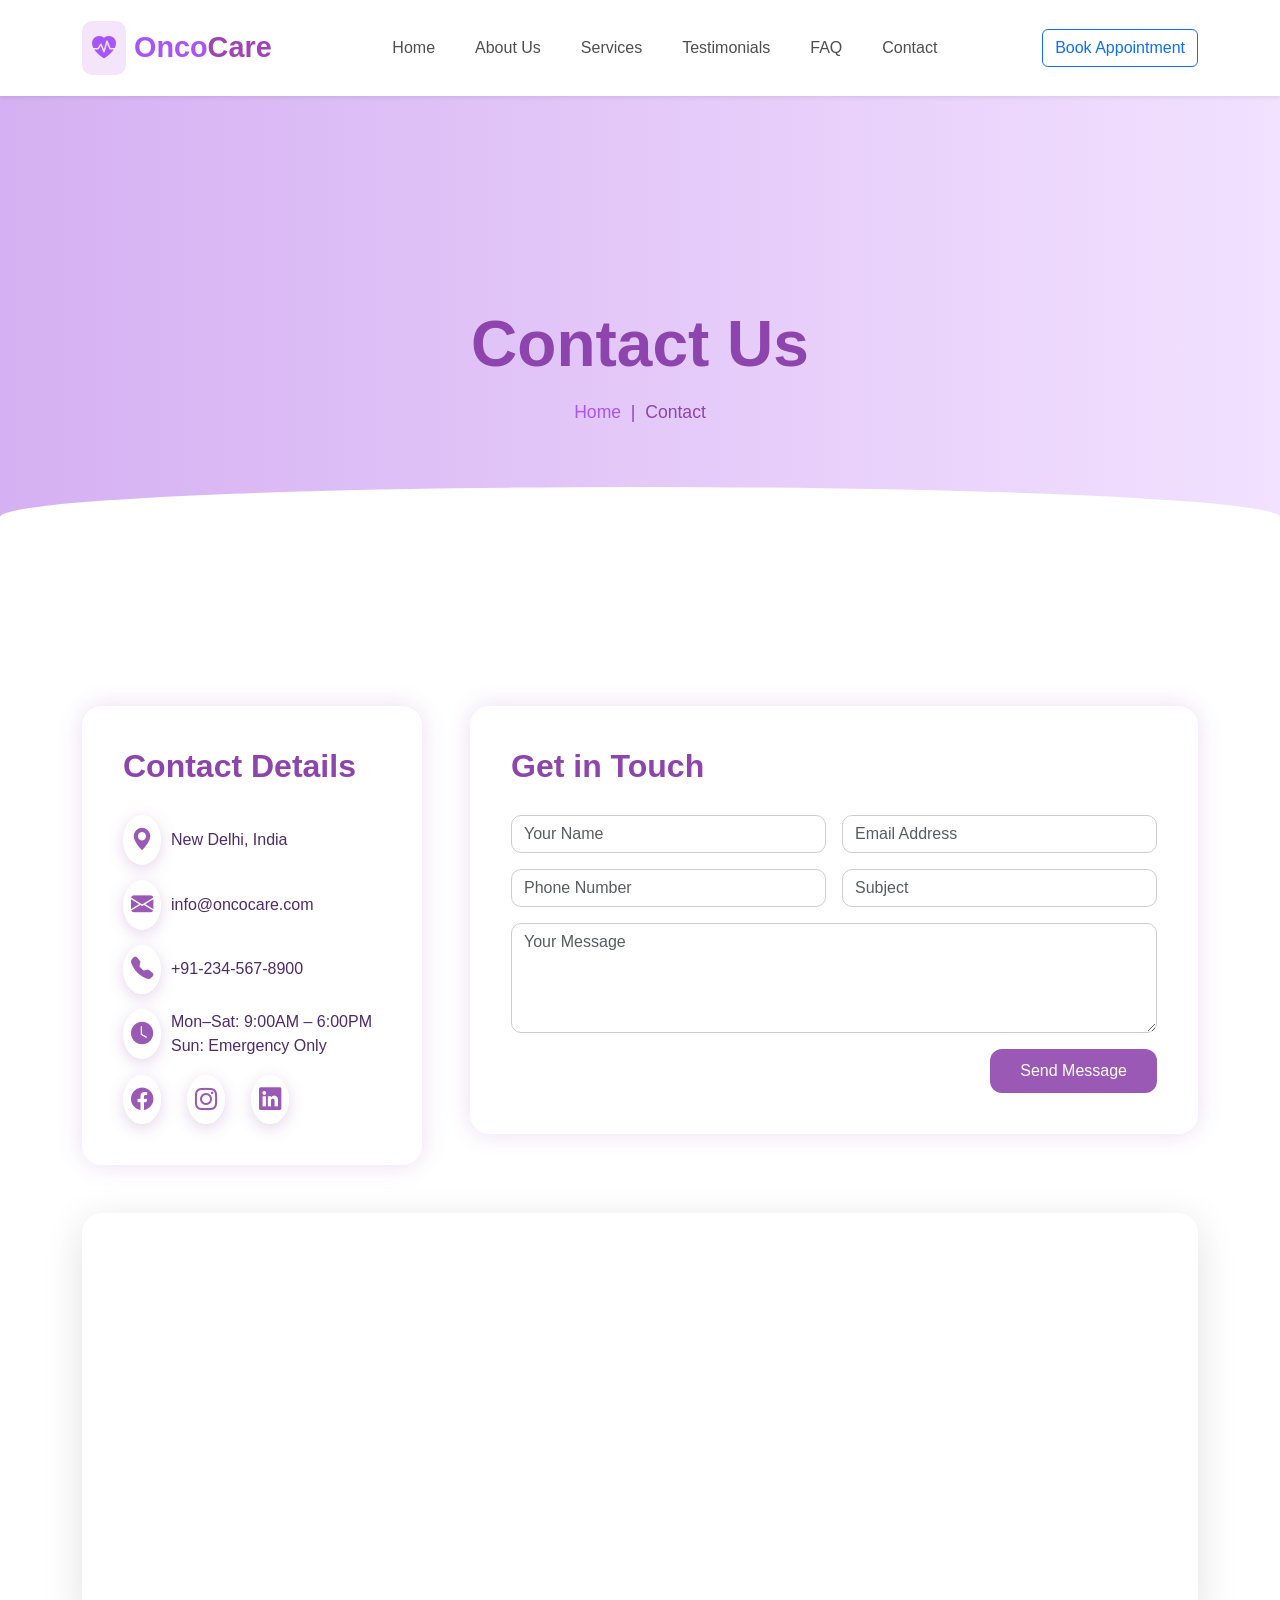
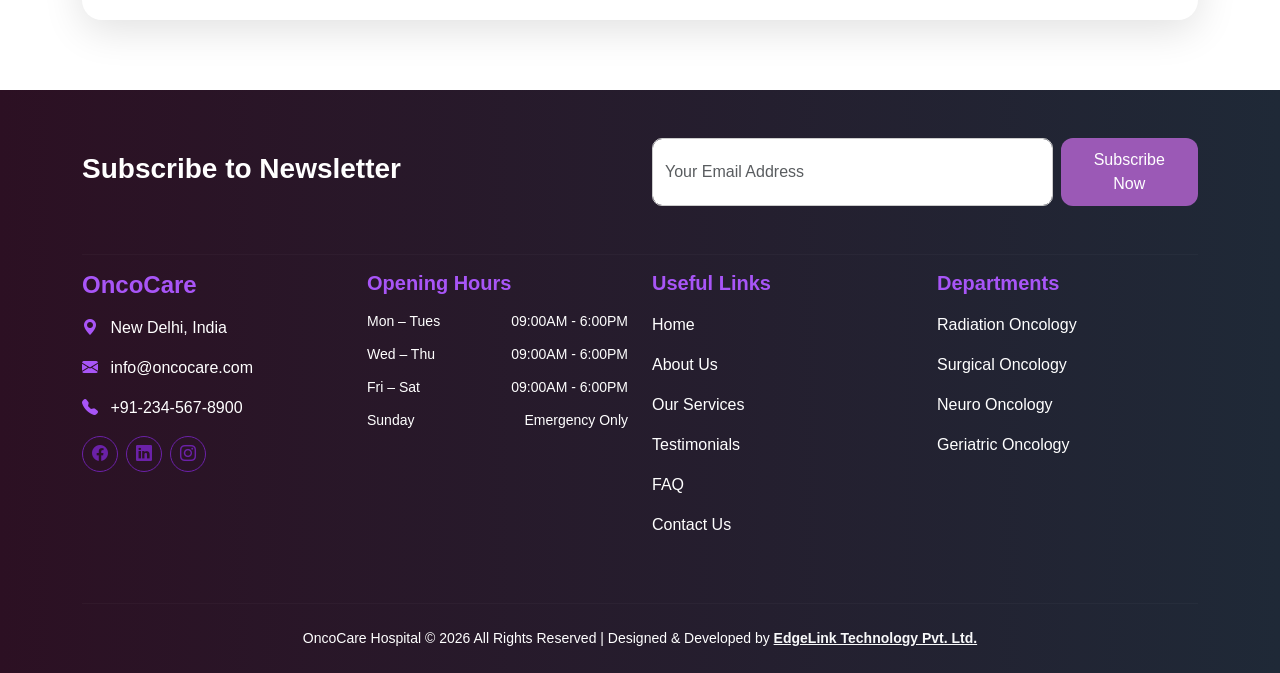
<file: contact.html>
<!DOCTYPE html>
<html lang="en">

<head>
    <meta charset="UTF-8" />
    <meta name="viewport" content="width=device-width, initial-scale=1.0" />
    <title>Contact Us | OncoCare</title>
    <link href="https://cdn.jsdelivr.net/npm/bootstrap@5.3.0/dist/css/bootstrap.min.css" rel="stylesheet">
    <link href="https://cdn.jsdelivr.net/npm/bootstrap-icons@1.10.5/font/bootstrap-icons.css" rel="stylesheet">
    <link href="https://unpkg.com/aos@2.3.1/dist/aos.css" rel="stylesheet">
    <link href="css/style.css" rel="stylesheet">

    <style>
        body {
            font-family: 'Segoe UI', sans-serif;
            background: #f9f5fc;
        }
        
        .contact-hero {
            background: linear-gradient(to right, #d5b0f2, #f2e1ff);
            padding: 100px 20px 60px;
            text-align: center;
            color: #5e4b8b;
        }
        
        .contact-hero h1 {
            font-size: 3rem;
            font-weight: 700;
        }
        
        .contact-section {
            padding: 70px 15px;
            position: relative;
        }
        
        .contact-card,
        .info-card {
            background: rgba(255, 255, 255, 0.15);
            border: 1px solid rgba(255, 255, 255, 0.2);
            backdrop-filter: blur(12px);
            border-radius: 20px;
            padding: 40px;
            box-shadow: 0 0 25px rgba(155, 89, 182, 0.2);
            transition: all 0.3s ease;
        }
        
        .contact-card:hover,
        .info-card:hover {
            transform: scale(1.02);
            box-shadow: 0 0 40px rgba(155, 89, 182, 0.3);
        }
        
        .form-control {
            border-radius: 10px;
            border: 1px solid #ccc;
            transition: all 0.3s ease;
            position: relative;
            overflow: hidden;
        }
        
        .form-control:focus {
            border-color: #9b59b6;
            box-shadow: 0 0 0 0.2rem rgba(155, 89, 182, 0.2);
        }
        
        .btn-purple {
            background-color: #9b59b6;
            color: white;
            padding: 10px 30px;
            border-radius: 12px;
            transition: all 0.3s ease;
        }
        
        .btn-purple:hover {
            background-color: #8e44ad;
            box-shadow: 0 8px 20px rgba(155, 89, 182, 0.4);
        }
        
        .info-icon {
            font-size: 1.4rem;
            margin-right: 10px;
            color: #9b59b6;
            background: white;
            padding: 8px;
            border-radius: 50%;
            box-shadow: 0 4px 15px rgba(155, 89, 182, 0.25);
            transition: transform 0.3s;
        }
        
        .info-icon:hover {
            transform: scale(1.2);
        }
        
        .info-line {
            display: flex;
            align-items: center;
            margin-bottom: 15px;
            font-size: 1rem;
            color: #4e2b69;
        }
        
        .map-wrapper {
            overflow: hidden;
            border-radius: 20px;
            box-shadow: 0 10px 40px rgba(0, 0, 0, 0.12);
            transition: transform 0.4s ease;
        }
        
        .map-wrapper:hover {
            transform: scale(1.01);
        }
        
        iframe {
            width: 100%;
            height: 400px;
            border: none;
            filter: grayscale(20%) contrast(105%);
            transition: 0.5s ease;
        }
        
        iframe:hover {
            filter: grayscale(0%);
        }
        
        .section-title {
            font-weight: bold;
            color: #8e44ad;
            margin-bottom: 30px;
            font-size: 2rem;
        }
        
        @media (max-width: 768px) {
            .contact-card,
            .info-card {
                padding: 25px;
            }
        }
        
        .breadcrumb-style {
            text-align: center;
            color: #8e44ad;
            margin-top: 10px;
        }
        
        body {
            font-family: 'Segoe UI', sans-serif;
            background-color: #fff;
            overflow-x: hidden;
        }
        
        .hero-about {
            background: linear-gradient(to right, #d5b0f2, #f2e1ff);
            height: 60vh;
            display: flex;
            align-items: center;
            justify-content: center;
            color: #5e4b8b;
            position: relative;
            overflow: hidden;
        }
        
        .hero-about h1 {
            font-size: 4rem;
            font-weight: bold;
            z-index: 2;
            color: #8e44ad;
        }
        
        .hero-about::after {
            content: '';
            position: absolute;
            width: 100%;
            height: 150px;
            background: #fff;
            bottom: -1px;
            left: 0;
            border-top-left-radius: 50% 20%;
            border-top-right-radius: 50% 20%;
        }
        
        .breadcrumb-style {
            font-size: 1.1rem;
            font-weight: 500;
        }
        
        @media (max-width: 576px) {
            .hero-about h1 {
                font-size: 2rem;
            }
            .breadcrumb-style {
                font-size: 0.95rem;
            }
        }
    </style>
</head>

<body>

    <nav class="navbar navbar-expand-lg sticky-top bg-white shadow-sm py-3">
        <div class="container">
            <a class="navbar-brand d-flex align-items-center" href="#">
                <div class="logo-icon me-2"><i class="bi bi-heart-pulse-fill text-purple fs-4"></i></div>
                <span class="brand-text fw-bold text-purple">Onco<span style="color: #a043b4;">Care</span></span>
            </a>
            <button class="navbar-toggler" type="button" data-bs-toggle="collapse" data-bs-target="#navbarContent">
        <span class="navbar-toggler-icon"></span>
      </button>
            <div class="collapse navbar-collapse justify-content-center" id="navbarContent">
                <ul class="navbar-nav mx-auto mb-2 mb-lg-0 gap-lg-4">
                    <li class="nav-item"><a class="nav-link" href="index.html">Home</a></li>
                    <li class="nav-item"><a class="nav-link" href="about.html">About Us</a></li>
                    <li class="nav-item"><a class="nav-link" href="services.html">Services</a></li>
                    <li class="nav-item"><a class="nav-link" href="testimonials.html">Testimonials</a></li>
                    <li class="nav-item"><a class="nav-link" href="faq.html">FAQ</a></li>
                    <li class="nav-item"><a class="nav-link" href="contact.html">Contact</a></li>
                </ul>
            </div>
            <a href="#" class="btn btn-outline-primary d-none d-lg-block">Book Appointment</a>
        </div>
    </nav>

    <section class="hero-about text-center py-5 px-3" data-aos="zoom-in">
        <div class="container">
            <h1 class="display-5 fw-bold mb-3">Contact Us</h1>
            <div class="breadcrumb-style" data-aos="fade-up" data-aos-delay="100">
                <a href="index.html" class="text-decoration-none text-purple">Home</a> &nbsp;|&nbsp;
                <span>Contact</span>
            </div>
        </div>
    </section>

    <section class="contact-section">
        <div class="container">
            <div class="row g-5">

                <div class="col-lg-4" data-aos="fade-up" data-aos-delay="100">
                    <div class="info-card">
                        <h4 class="section-title">Contact Details</h4>
                        <div class="info-line">
                            <i class="bi bi-geo-alt-fill info-icon"></i> New Delhi, India
                        </div>
                        <div class="info-line">
                            <i class="bi bi-envelope-fill info-icon"></i> info@oncocare.com
                        </div>
                        <div class="info-line">
                            <i class="bi bi-telephone-fill info-icon"></i> +91-234-567-8900
                        </div>
                        <div class="info-line">
                            <i class="bi bi-clock-fill info-icon"></i> Mon–Sat: 9:00AM – 6:00PM<br>Sun: Emergency Only
                        </div>
                        <div class="d-flex gap-3 mt-3">
                            <a href="#" class="info-icon"><i class="bi bi-facebook"></i></a>
                            <a href="#" class="info-icon"><i class="bi bi-instagram"></i></a>
                            <a href="#" class="info-icon"><i class="bi bi-linkedin"></i></a>
                        </div>
                    </div>
                </div>

                <div class="col-lg-8" data-aos="fade-up" data-aos-delay="200">
                    <div class="contact-card">
                        <h4 class="section-title">Get in Touch</h4>
                        <form>
                            <div class="row g-3">
                                <div class="col-md-6">
                                    <input type="text" class="form-control" placeholder="Your Name" required>
                                </div>
                                <div class="col-md-6">
                                    <input type="email" class="form-control" placeholder="Email Address" required>
                                </div>
                                <div class="col-md-6">
                                    <input type="text" class="form-control" placeholder="Phone Number" required>
                                </div>
                                <div class="col-md-6">
                                    <input type="text" class="form-control" placeholder="Subject">
                                </div>
                                <div class="col-12">
                                    <textarea class="form-control" rows="4" placeholder="Your Message" required></textarea>
                                </div>
                                <div class="col-12 text-end">
                                    <button class="btn btn-purple">Send Message</button>
                                </div>
                            </div>
                        </form>
                    </div>
                </div>

            </div>

            <div class="row mt-5">
                <div class="col" data-aos="zoom-in">
                    <div class="map-wrapper">
                        <iframe src="https://www.google.com/maps/embed?pb=!1m18!1m12!1m3!1d14012.37105284809!2d77.209021!3d28.613939!2m3!1f0!2f0!3f0!3m2!1i1024!2i768!4f13.1!3m3!1m2!1s0x390ce3b9d78fb11f%3A0x8a2e76563b6f3c1b!2sNew%20Delhi!5e0!3m2!1sen!2sin!4v1689320500000!5m2!1sen!2sin"
                            allowfullscreen="" loading="lazy" referrerpolicy="no-referrer-when-downgrade">
            </iframe>
                    </div>
                </div>
            </div>
        </div>
    </section>

    <footer class="footer text-white pt-5 pb-4" style="background: linear-gradient(to right, #2c1023, #1f2937);">
        <div class="container">

            <div class="row mb-5 align-items-center text-center text-lg-start">
                <div class="col-lg-6 mb-3 mb-lg-0">
                    <h3 class="fw-bold">Subscribe to Newsletter</h3>
                </div>
                <div class="col-lg-6">
                    <form class="d-flex flex-column flex-sm-row align-items-stretch">
                        <input type="email" class="form-control me-sm-2 mb-2 mb-sm-0" placeholder="Your Email Address" required>
                        <button class="btn btn-purple w-20 w-sm-auto" type="submit">Subscribe Now</button>
                    </form>
                </div>
            </div>

            <hr class="footer-divider">

            <div class="row gy-4">

                <div class="col-md-6 col-lg-3">
                    <h4 class="fw-bold mb-3 text-purple">OncoCare</h4>
                    <p><i class="bi bi-geo-alt-fill me-2 text-purple"></i> New Delhi, India</p>
                    <p><i class="bi bi-envelope-fill me-2 text-purple"></i> info@oncocare.com</p>
                    <p><i class="bi bi-telephone-fill me-2 text-purple"></i> +91-234-567-8900</p>
                    <div class="d-flex gap-2 mt-3">
                        <a href="#" class="social-icon"><i class="bi bi-facebook"></i></a>
                        <a href="#" class="social-icon"><i class="bi bi-linkedin"></i></a>
                        <a href="#" class="social-icon"><i class="bi bi-instagram"></i></a>
                    </div>
                </div>

                <div class="col-md-6 col-lg-3">
                    <h5 class="fw-bold mb-3 text-purple">Opening Hours</h5>
                    <ul class="list-unstyled small">
                        <li class="d-flex justify-content-between"><span>Mon – Tues</span><span>09:00AM - 6:00PM</span></li>
                        <li class="d-flex justify-content-between"><span>Wed – Thu</span><span>09:00AM - 6:00PM</span></li>
                        <li class="d-flex justify-content-between"><span>Fri – Sat</span><span>09:00AM - 6:00PM</span></li>
                        <li class="d-flex justify-content-between"><span>Sunday</span><span>Emergency Only</span></li>
                    </ul>
                </div>

                <div class="col-md-6 col-lg-3">
                    <h5 class="fw-bold mb-3 text-purple">Useful Links</h5>
                    <ul class="list-unstyled footer-links">
                        <li><a href="index.html">Home</a></li>
                        <li><a href="about.html">About Us</a></li>
                        <li><a href="services.html">Our Services</a></li>
                        <li><a href="testimonials.html">Testimonials</a></li>
                        <li><a href="faq.html">FAQ</a></li>
                        <li><a href="contact.html">Contact Us</a></li>
                    </ul>
                </div>

                <div class="col-md-6 col-lg-3">
                    <h5 class="fw-bold mb-3 text-purple">Departments</h5>
                    <ul class="list-unstyled footer-links">
                        <li><a href="services.html">Radiation Oncology</a></li>
                        <li><a href="services.html">Surgical Oncology</a></li>
                        <li><a href="services.html">Neuro Oncology</a></li>
                        <li><a href="services.html">Geriatric Oncology</a></li>
                    </ul>
                </div>

            </div>

            <hr class="footer-divider mt-5">

            <div class="text-center small mt-4">
                OncoCare Hospital ©
                <script>
                    document.write(new Date().getFullYear());
                </script> All Rights Reserved | Designed & Developed by
                <a href="https://edgelinktechnology.com/" target="_blank" class="text-light fw-semibold text-decoration-underline">
        EdgeLink Technology Pvt. Ltd.
      </a>
            </div>

        </div>
    </footer>
    <script src="https://cdn.jsdelivr.net/npm/bootstrap@5.3.0/dist/js/bootstrap.bundle.min.js"></script>
    <script src="https://unpkg.com/aos@2.3.1/dist/aos.js"></script>
    <script>
        AOS.init({
            duration: 1000,
            once: true,
        });
    </script>
</body>

</html>
</file>
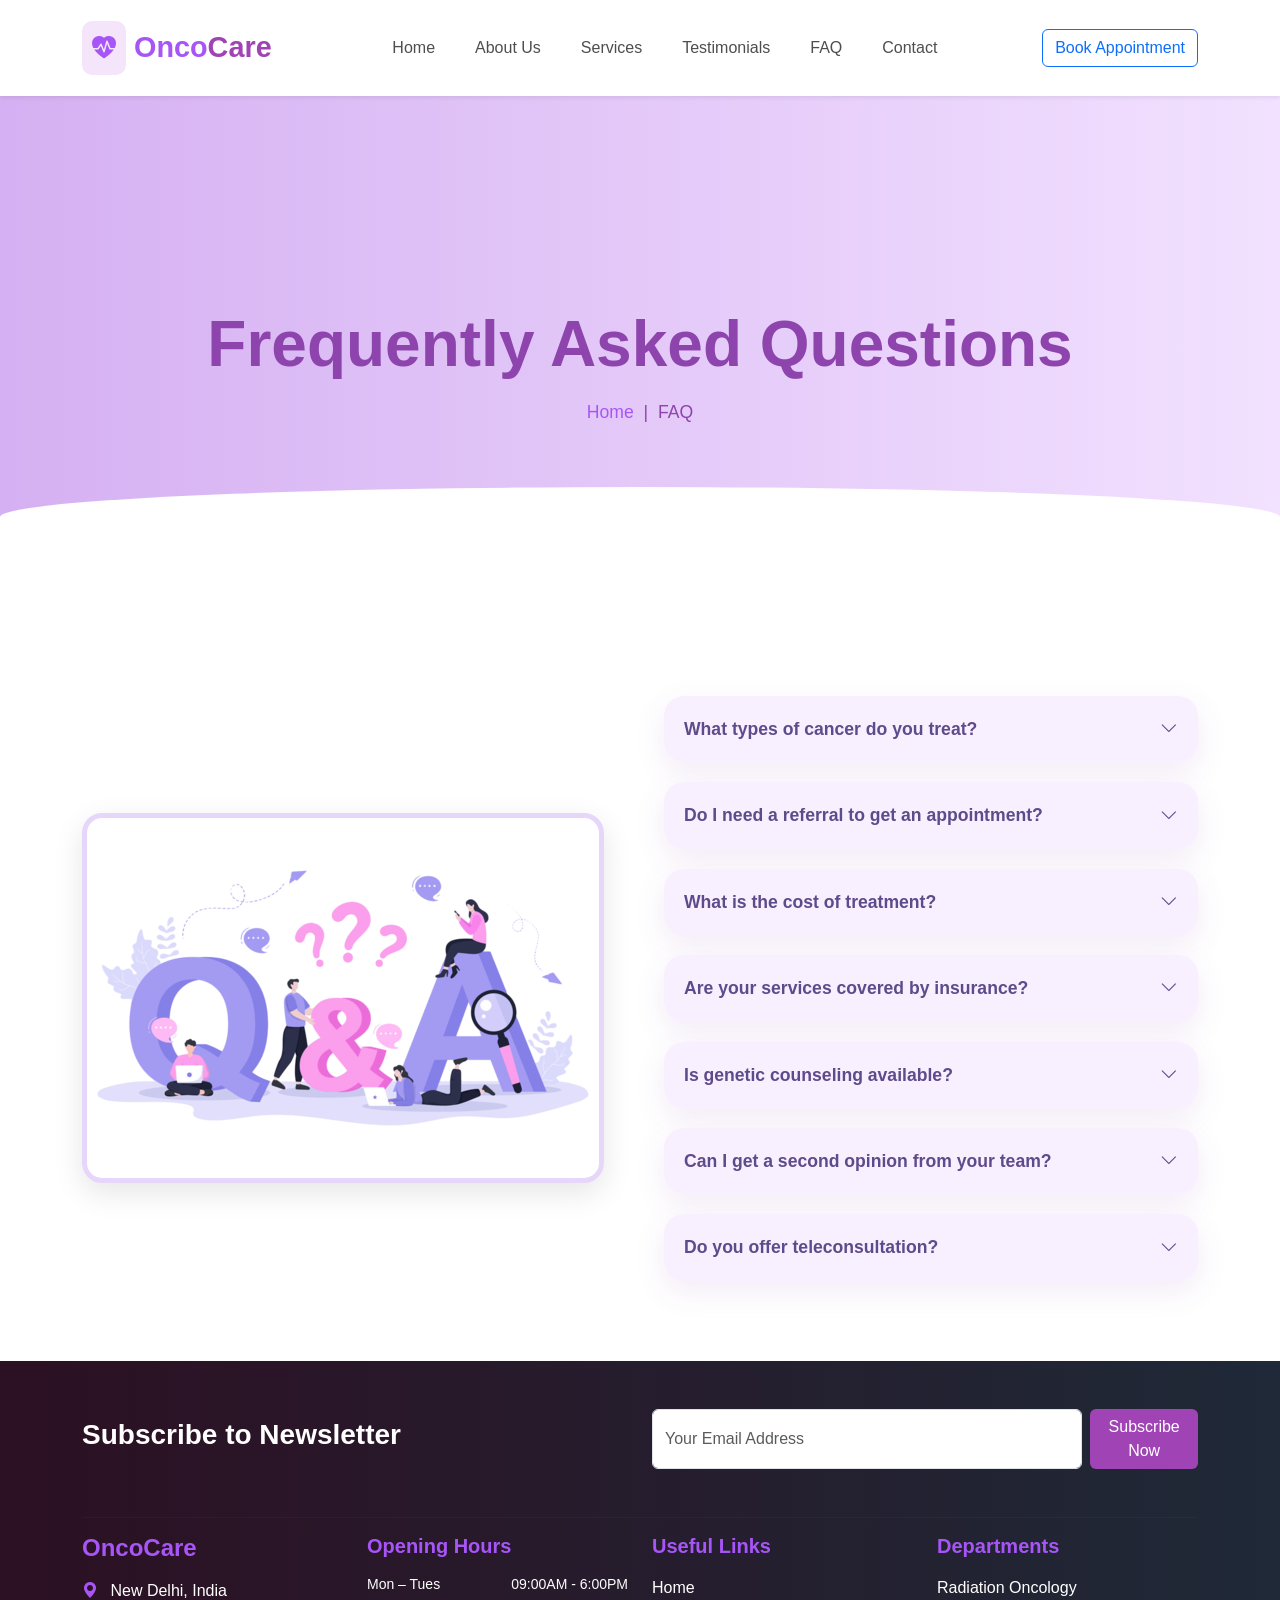
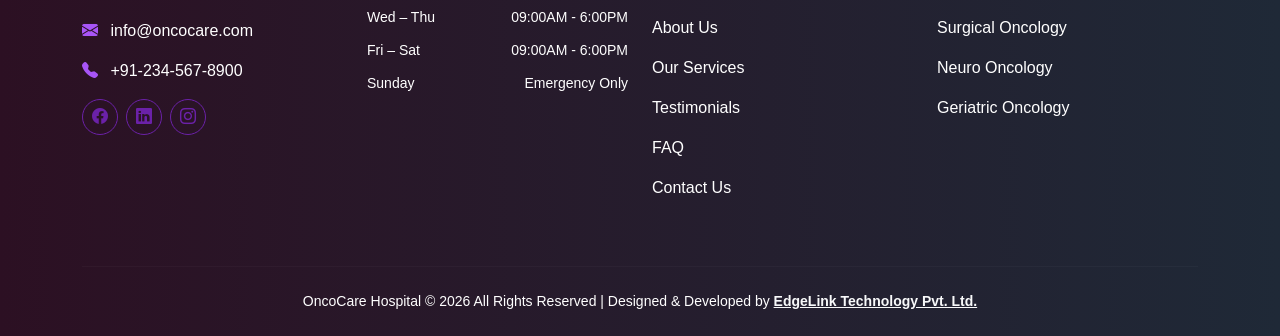
<file: faq.html>
<!DOCTYPE html>
<html lang="en">

<head>
    <meta charset="UTF-8" />
    <meta name="viewport" content="width=device-width, initial-scale=1.0" />
    <title>FAQs | OncoCare</title>
    <link href="https://cdn.jsdelivr.net/npm/bootstrap@5.3.0/dist/css/bootstrap.min.css" rel="stylesheet">
    <link href="https://cdn.jsdelivr.net/npm/bootstrap-icons@1.10.5/font/bootstrap-icons.css" rel="stylesheet">
    <link href="https://unpkg.com/aos@2.3.1/dist/aos.css" rel="stylesheet">
    <link href="css/style.css" rel="stylesheet">
    <style>
        body {
            font-family: 'Segoe UI', sans-serif;
            background: #f9f5fc;
            overflow-x: hidden;
        }
        
        .faq-hero {
            background: linear-gradient(to right, #d5b0f2, #f2e1ff);
            padding: 100px 20px 60px;
            text-align: center;
        }
        
        .faq-hero h1 {
            font-size: 3rem;
            color: #8e44ad;
            font-weight: 700;
        }
        
        .faq-section {
            padding: 60px 15px;
        }
        
        .faq-card {
            background: #fff;
            border: none;
            border-radius: 20px;
            box-shadow: 0 10px 30px rgba(155, 89, 182, 0.12);
            overflow: hidden;
            margin-bottom: 20px;
            transition: transform 0.4s ease;
            position: relative;
        }
        
        .faq-card:hover {
            transform: scale(1.02);
        }
        
        .faq-card-header {
            cursor: pointer;
            padding: 20px;
            background: #f8efff;
            color: #5e4b8b;
            font-weight: bold;
            display: flex;
            justify-content: space-between;
            align-items: center;
            font-size: 1.1rem;
        }
        
        .faq-card-body {
            padding: 20px;
            color: #444;
            border-top: 1px solid #eee;
            background: #fff;
        }
        
        .faq-icon {
            transition: transform 0.3s ease;
        }
        
        .faq-card.open .faq-icon {
            transform: rotate(180deg);
        }
        
        .faq-img {
            max-width: 100%;
            border-radius: 20px;
            box-shadow: 0 10px 30px rgba(0, 0, 0, 0.1);
        }
        
        .breadcrumb-style {
            text-align: center;
            color: #8e44ad;
            margin-top: 10px;
        }
        
        body {
            font-family: 'Segoe UI', sans-serif;
            background-color: #fff;
            overflow-x: hidden;
        }
        
        .hero-about {
            background: linear-gradient(to right, #d5b0f2, #f2e1ff);
            height: 60vh;
            display: flex;
            align-items: center;
            justify-content: center;
            color: #5e4b8b;
            position: relative;
            overflow: hidden;
        }
        
        .hero-about h1 {
            font-size: 4rem;
            font-weight: bold;
            z-index: 2;
            color: #8e44ad;
        }
        
        .hero-about::after {
            content: '';
            position: absolute;
            width: 100%;
            height: 150px;
            background: #fff;
            bottom: -1px;
            left: 0;
            border-top-left-radius: 50% 20%;
            border-top-right-radius: 50% 20%;
        }
        
        .breadcrumb-style {
            font-size: 1.1rem;
            font-weight: 500;
        }
        
        @media (max-width: 576px) {
            .hero-about h1 {
                font-size: 2rem;
            }
            .breadcrumb-style {
                font-size: 0.95rem;
            }
        }
    </style>
</head>

<body>

    <nav class="navbar navbar-expand-lg sticky-top bg-white shadow-sm py-3">
        <div class="container">
            <a class="navbar-brand d-flex align-items-center" href="#">
                <div class="logo-icon me-2"><i class="bi bi-heart-pulse-fill text-purple fs-4"></i></div>
                <span class="brand-text fw-bold text-purple">Onco<span style="color: #a043b4;">Care</span></span>
            </a>
            <button class="navbar-toggler" type="button" data-bs-toggle="collapse" data-bs-target="#navbarContent">
        <span class="navbar-toggler-icon"></span>
      </button>
            <div class="collapse navbar-collapse justify-content-center" id="navbarContent">
                <ul class="navbar-nav mx-auto mb-2 mb-lg-0 gap-lg-4">
                    <li class="nav-item"><a class="nav-link" href="index.html">Home</a></li>
                    <li class="nav-item"><a class="nav-link" href="about.html">About Us</a></li>
                    <li class="nav-item"><a class="nav-link" href="services.html">Services</a></li>
                    <li class="nav-item"><a class="nav-link" href="testimonials.html">Testimonials</a></li>
                    <li class="nav-item"><a class="nav-link" href="faq.html">FAQ</a></li>
                    <li class="nav-item"><a class="nav-link" href="contact.html">Contact</a></li>
                </ul>
            </div>
            <a href="#" class="btn btn-outline-primary d-none d-lg-block">Book Appointment</a>
        </div>
    </nav>

    <section class="hero-about text-center py-5 px-3" data-aos="zoom-in">
        <div class="container">
            <h1 class="display-5 fw-bold mb-3">Frequently Asked Questions</h1>
            <div class="breadcrumb-style" data-aos="fade-up" data-aos-delay="100">
                <a href="index.html" class="text-decoration-none text-purple">Home</a> &nbsp;|&nbsp;
                <span>FAQ</span>
            </div>
        </div>
    </section>

    <section class="faq-section">
        <div class="container">
            <div class="row align-items-center g-5">
                <div class="col-lg-6" data-aos="fade-right">
                    <img src="images/faq.png" alt="FAQ" class="faq-img">
                </div>
                <div class="col-lg-6">

                    <div class="faq-card" data-aos="fade-up">
                        <div class="faq-card-header" onclick="toggleFAQ(this)">
                            What types of cancer do you treat?
                            <i class="bi bi-chevron-down faq-icon"></i>
                        </div>
                        <div class="faq-card-body d-none">
                            We treat a wide range including breast, lung, colon, prostate, blood cancers, and more with specialized care.
                        </div>
                    </div>

                    <div class="faq-card" data-aos="fade-up" data-aos-delay="100">
                        <div class="faq-card-header" onclick="toggleFAQ(this)">
                            Do I need a referral to get an appointment?
                            <i class="bi bi-chevron-down faq-icon"></i>
                        </div>
                        <div class="faq-card-body d-none">
                            No, you can book an appointment directly with us online or over the phone without any referral.
                        </div>
                    </div>

                    <div class="faq-card" data-aos="fade-up" data-aos-delay="200">
                        <div class="faq-card-header" onclick="toggleFAQ(this)">
                            What is the cost of treatment?
                            <i class="bi bi-chevron-down faq-icon"></i>
                        </div>
                        <div class="faq-card-body d-none">
                            Treatment costs vary based on type, stage, and duration. We offer transparent pricing after consultation.
                        </div>
                    </div>

                    <div class="faq-card" data-aos="fade-up" data-aos-delay="300">
                        <div class="faq-card-header" onclick="toggleFAQ(this)">
                            Are your services covered by insurance?
                            <i class="bi bi-chevron-down faq-icon"></i>
                        </div>
                        <div class="faq-card-body d-none">
                            Yes, we work with most major insurance providers. Our billing team can assist with claim processing.
                        </div>
                    </div>


                    <div class="faq-card" data-aos="fade-up" data-aos-delay="700">
                        <div class="faq-card-header" onclick="toggleFAQ(this)">
                            Is genetic counseling available?
                            <i class="bi bi-chevron-down faq-icon"></i>
                        </div>
                        <div class="faq-card-body d-none">
                            Yes, we provide genetic counseling and testing to identify hereditary risks and guide preventive care.
                        </div>
                    </div>

                    <div class="faq-card" data-aos="fade-up" data-aos-delay="800">
                        <div class="faq-card-header" onclick="toggleFAQ(this)">
                            Can I get a second opinion from your team?
                            <i class="bi bi-chevron-down faq-icon"></i>
                        </div>
                        <div class="faq-card-body d-none">
                            Absolutely. We welcome second opinion consultations and provide comprehensive diagnostic reviews.
                        </div>
                    </div>

                    <div class="faq-card" data-aos="fade-up" data-aos-delay="900">
                        <div class="faq-card-header" onclick="toggleFAQ(this)">
                            Do you offer teleconsultation?
                            <i class="bi bi-chevron-down faq-icon"></i>
                        </div>
                        <div class="faq-card-body d-none">
                            Yes, virtual consultations are available for new and follow-up patients via secure video conferencing.
                        </div>
                    </div>

                </div>
            </div>
        </div>
    </section>
    <footer class="footer text-white pt-5 pb-4" style="background: linear-gradient(to right, #2c1023, #1f2937);">
        <div class="container">

            <div class="row mb-5 align-items-center text-center text-lg-start">
                <div class="col-lg-6 mb-3 mb-lg-0">
                    <h3 class="fw-bold">Subscribe to Newsletter</h3>
                </div>
                <div class="col-lg-6">
                    <form class="d-flex flex-column flex-sm-row align-items-stretch">
                        <input type="email" class="form-control me-sm-2 mb-2 mb-sm-0" placeholder="Your Email Address" required>
                        <button class="btn btn-purple w-20 w-sm-auto" type="submit">Subscribe Now</button>
                    </form>
                </div>
            </div>

            <hr class="footer-divider">

            <div class="row gy-4">

                <div class="col-md-6 col-lg-3">
                    <h4 class="fw-bold mb-3 text-purple">OncoCare</h4>
                    <p><i class="bi bi-geo-alt-fill me-2 text-purple"></i> New Delhi, India</p>
                    <p><i class="bi bi-envelope-fill me-2 text-purple"></i> info@oncocare.com</p>
                    <p><i class="bi bi-telephone-fill me-2 text-purple"></i> +91-234-567-8900</p>
                    <div class="d-flex gap-2 mt-3">
                        <a href="#" class="social-icon"><i class="bi bi-facebook"></i></a>
                        <a href="#" class="social-icon"><i class="bi bi-linkedin"></i></a>
                        <a href="#" class="social-icon"><i class="bi bi-instagram"></i></a>
                    </div>
                </div>

                <div class="col-md-6 col-lg-3">
                    <h5 class="fw-bold mb-3 text-purple">Opening Hours</h5>
                    <ul class="list-unstyled small">
                        <li class="d-flex justify-content-between"><span>Mon – Tues</span><span>09:00AM - 6:00PM</span></li>
                        <li class="d-flex justify-content-between"><span>Wed – Thu</span><span>09:00AM - 6:00PM</span></li>
                        <li class="d-flex justify-content-between"><span>Fri – Sat</span><span>09:00AM - 6:00PM</span></li>
                        <li class="d-flex justify-content-between"><span>Sunday</span><span>Emergency Only</span></li>
                    </ul>
                </div>

                <div class="col-md-6 col-lg-3">
                    <h5 class="fw-bold mb-3 text-purple">Useful Links</h5>
                    <ul class="list-unstyled footer-links">
                        <li><a href="index.html">Home</a></li>
                        <li><a href="about.html">About Us</a></li>
                        <li><a href="services.html">Our Services</a></li>
                        <li><a href="testimonials.html">Testimonials</a></li>
                        <li><a href="faq.html">FAQ</a></li>
                        <li><a href="contact.html">Contact Us</a></li>
                    </ul>
                </div>

                <div class="col-md-6 col-lg-3">
                    <h5 class="fw-bold mb-3 text-purple">Departments</h5>
                    <ul class="list-unstyled footer-links">
                        <li><a href="services.html">Radiation Oncology</a></li>
                        <li><a href="services.html">Surgical Oncology</a></li>
                        <li><a href="services.html">Neuro Oncology</a></li>
                        <li><a href="services.html">Geriatric Oncology</a></li>
                    </ul>
                </div>

            </div>

            <hr class="footer-divider mt-5">

            <div class="text-center small mt-4">
                OncoCare Hospital ©
                <script>
                    document.write(new Date().getFullYear());
                </script> All Rights Reserved | Designed & Developed by
                <a href="https://edgelinktechnology.com/" target="_blank" class="text-light fw-semibold text-decoration-underline">
        EdgeLink Technology Pvt. Ltd.
      </a>
            </div>

        </div>
    </footer>

    <script src="https://cdn.jsdelivr.net/npm/bootstrap@5.3.0/dist/js/bootstrap.bundle.min.js"></script>
    <script src="https://unpkg.com/aos@2.3.1/dist/aos.js"></script>
    <script>
        AOS.init({
            duration: 1000,
            once: true,
        });

        function toggleFAQ(element) {
            const card = element.parentElement;
            card.classList.toggle("open");
            const body = card.querySelector(".faq-card-body");
            body.classList.toggle("d-none");
        }
    </script>
</body>

</html>
</file>
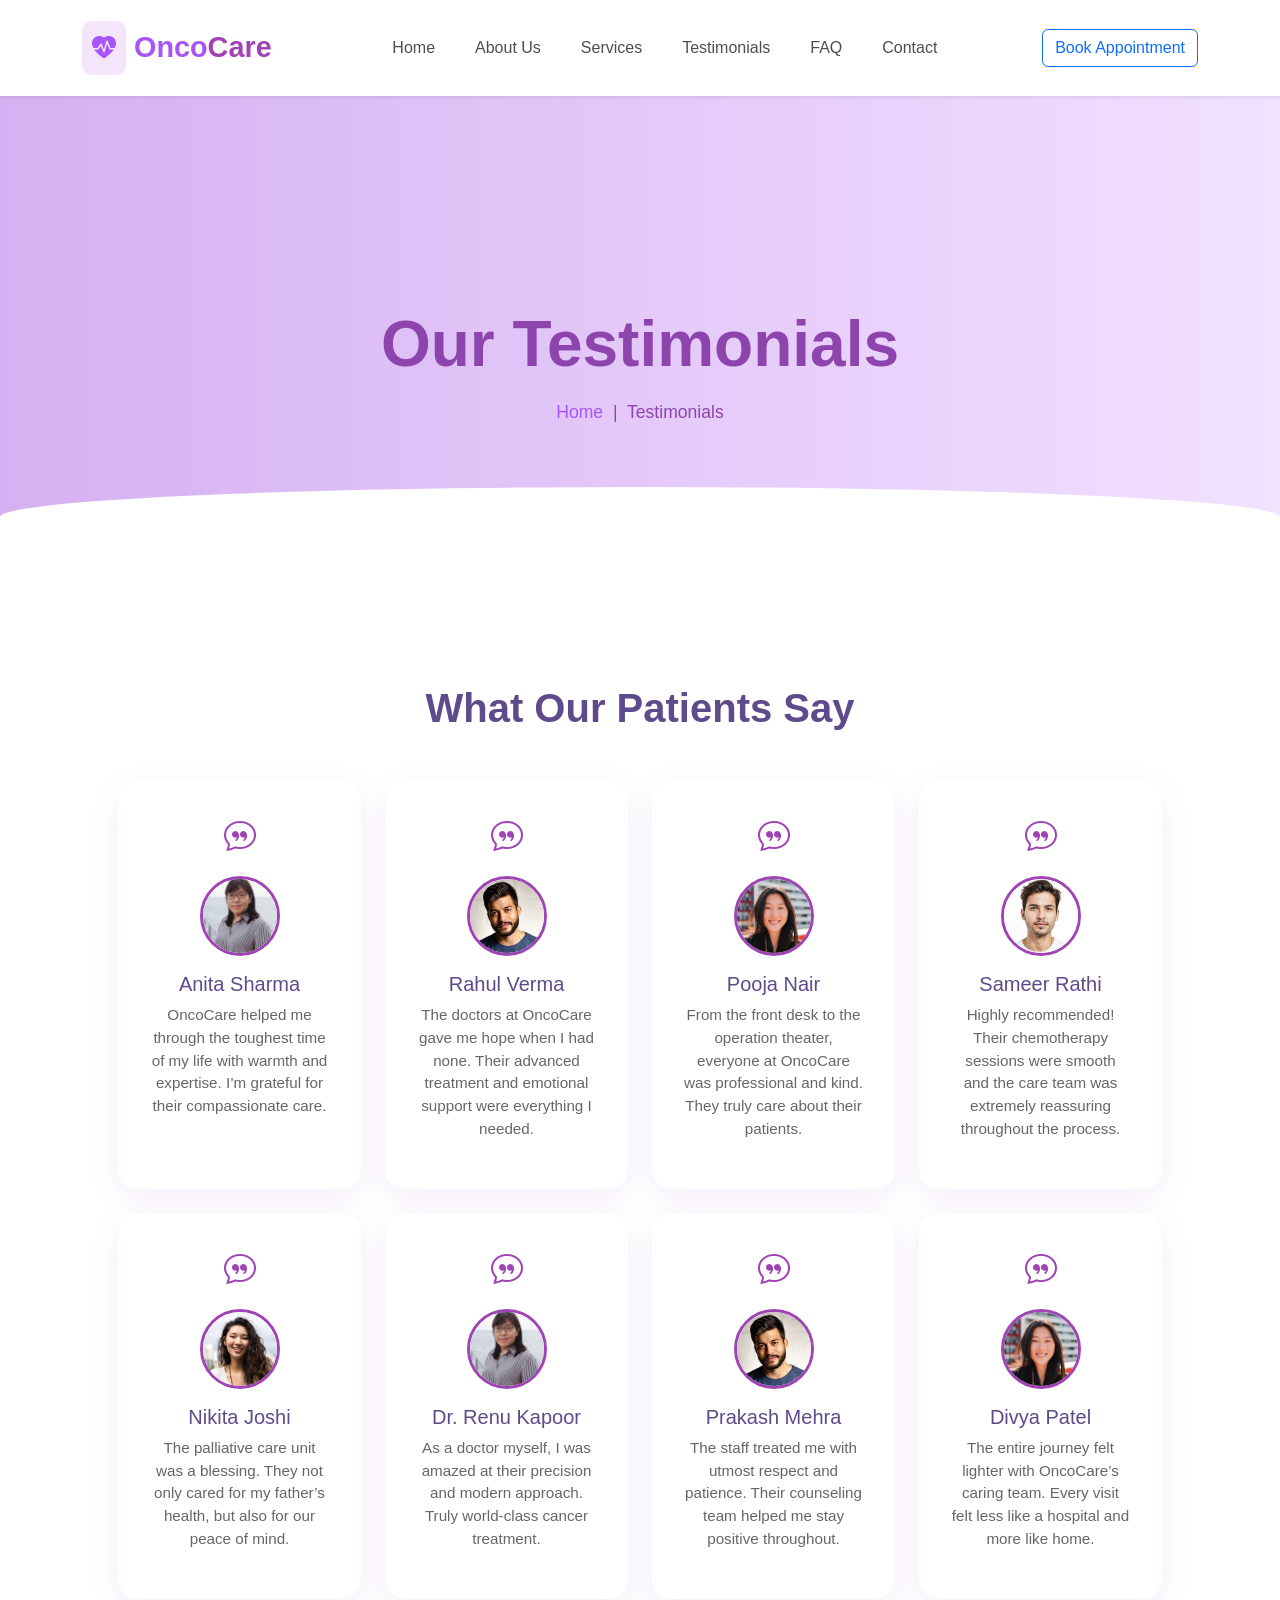
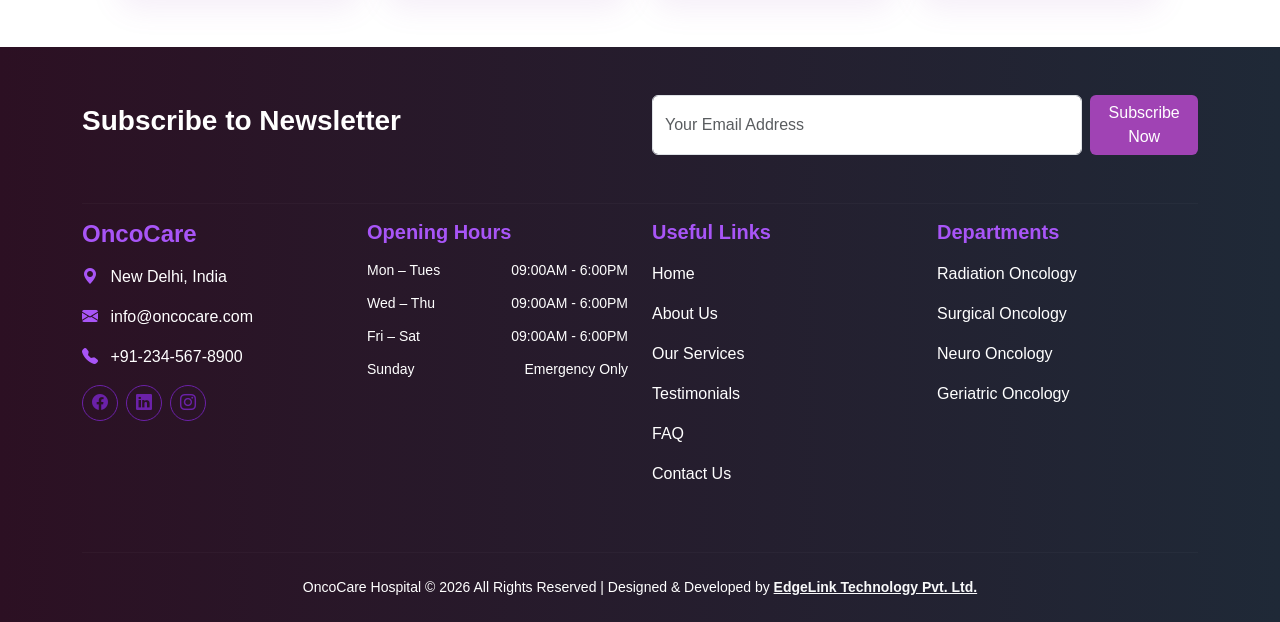
<file: testimonials.html>
<!DOCTYPE html>
<html lang="en">

<head>
    <meta charset="UTF-8">
    <meta name="viewport" content="width=device-width, initial-scale=1.0">
    <title>Testimonials | OncoCare</title>
    <link href="https://cdn.jsdelivr.net/npm/bootstrap@5.3.0/dist/css/bootstrap.min.css" rel="stylesheet">
    <link href="https://cdn.jsdelivr.net/npm/bootstrap-icons@1.10.5/font/bootstrap-icons.css" rel="stylesheet">
    <link href="https://unpkg.com/aos@2.3.1/dist/aos.css" rel="stylesheet">
    <link href="css/style.css" rel="stylesheet">
    <style>
        body {
            font-family: 'Segoe UI', sans-serif;
            background-color: #fff;
            overflow-x: hidden;
        }
        
        .hero-testimonials {
            background: linear-gradient(to right, #d5b0f2, #f2e1ff);
            height: 60vh;
            display: flex;
            align-items: center;
            justify-content: center;
            text-align: center;
            position: relative;
        }
        
        .hero-testimonials h1 {
            font-size: 4rem;
            font-weight: bold;
            color: #8e44ad;
        }
        
        .testimonial-card {
            background: #fff;
            border-radius: 20px;
            box-shadow: 0 10px 30px rgba(155, 89, 182, 0.1);
            padding: 2rem;
            text-align: center;
            transition: transform 0.4s ease, box-shadow 0.4s ease;
            height: 100%;
        }
        
        .testimonial-card:hover {
            transform: translateY(-10px);
            box-shadow: 0 20px 40px rgba(155, 89, 182, 0.2);
        }
        
        .testimonial-card img {
            width: 80px;
            height: 80px;
            object-fit: cover;
            border-radius: 50%;
            border: 3px solid #a043b4;
            margin-bottom: 1rem;
        }
        
        .testimonial-card h5 {
            color: #5e4b8b;
            margin-bottom: 0.5rem;
        }
        
        .testimonial-card p {
            font-size: 0.95rem;
            color: #666;
        }
        
        .quote-icon {
            font-size: 2rem;
            color: #a043b4;
            margin-bottom: 1rem;
        }
        
        .section-title {
            font-size: 2.5rem;
            font-weight: 700;
            color: #5e4b8b;
        }
        
        .breadcrumb-style {
            text-align: center;
            color: #8e44ad;
            margin-top: 10px;
        }
        
        body {
            font-family: 'Segoe UI', sans-serif;
            background-color: #fff;
            overflow-x: hidden;
        }
        
        .hero-about {
            background: linear-gradient(to right, #d5b0f2, #f2e1ff);
            height: 60vh;
            display: flex;
            align-items: center;
            justify-content: center;
            color: #5e4b8b;
            position: relative;
            overflow: hidden;
        }
        
        .hero-about h1 {
            font-size: 4rem;
            font-weight: bold;
            z-index: 2;
            color: #8e44ad;
        }
        
        .hero-about::after {
            content: '';
            position: absolute;
            width: 100%;
            height: 150px;
            background: #fff;
            bottom: -1px;
            left: 0;
            border-top-left-radius: 50% 20%;
            border-top-right-radius: 50% 20%;
        }
        
        .breadcrumb-style {
            font-size: 1.1rem;
            font-weight: 500;
        }
        
        @media (max-width: 576px) {
            .hero-about h1 {
                font-size: 2rem;
            }
            .breadcrumb-style {
                font-size: 0.95rem;
            }
        }
    </style>
</head>

<body>
    <nav class="navbar navbar-expand-lg sticky-top bg-white shadow-sm py-3">
        <div class="container">
            <a class="navbar-brand d-flex align-items-center" href="#">
                <div class="logo-icon me-2"><i class="bi bi-heart-pulse-fill text-purple fs-4"></i></div>
                <span class="brand-text fw-bold text-purple">Onco<span style="color: #a043b4;">Care</span></span>
            </a>
            <button class="navbar-toggler" type="button" data-bs-toggle="collapse" data-bs-target="#navbarContent">
                <span class="navbar-toggler-icon"></span>
            </button>
            <div class="collapse navbar-collapse justify-content-center" id="navbarContent">
                <ul class="navbar-nav mx-auto mb-2 mb-lg-0 gap-lg-4">
                    <li class="nav-item"><a class="nav-link" href="index.html">Home</a></li>
                    <li class="nav-item"><a class="nav-link" href="about.html">About Us</a></li>
                    <li class="nav-item"><a class="nav-link" href="services.html">Services</a></li>
                    <li class="nav-item"><a class="nav-link" href="testimonials.html">Testimonials</a></li>
                    <li class="nav-item"><a class="nav-link" href="faq.html">FAQ</a></li>
                    <li class="nav-item"><a class="nav-link" href="contact.html">Contact</a></li>
                </ul>
            </div>
            <a href="#" class="btn btn-outline-primary d-none d-lg-block">Book Appointment</a>
        </div>
    </nav>

    <section class="hero-about text-center py-5 px-3" data-aos="zoom-in">
        <div class="container">
            <h1 class="display-5 fw-bold mb-3">Our Testimonials</h1>
            <div class="breadcrumb-style" data-aos="fade-up" data-aos-delay="100">
                <a href="index.html" class="text-decoration-none text-purple">Home</a> &nbsp;|&nbsp;
                <span>Testimonials</span>
            </div>
        </div>
    </section>

    <section class="py-5">
        <div class="container px-4 px-md-5">
            <h2 class="section-title text-center mb-5" data-aos="fade-up">What Our Patients Say</h2>
            <div class="row g-4 align-items-stretch">

                <div class="col-md-6 col-lg-3" data-aos="fade-up" data-aos-delay="100">
                    <div class="testimonial-card">
                        <div class="quote-icon"><i class="bi bi-chat-quote"></i></div>
                        <img src="images/t4.jpg" alt="Patient 1">
                        <h5>Anita Sharma</h5>
                        <p>OncoCare helped me through the toughest time of my life with warmth and expertise. I’m grateful for their compassionate care.</p>
                    </div>
                </div>

                <div class="col-md-6 col-lg-3" data-aos="fade-up" data-aos-delay="200">
                    <div class="testimonial-card">
                        <div class="quote-icon"><i class="bi bi-chat-quote"></i></div>
                        <img src="images/t1.jpeg" alt="Patient 2">
                        <h5>Rahul Verma</h5>
                        <p>The doctors at OncoCare gave me hope when I had none. Their advanced treatment and emotional support were everything I needed.</p>
                    </div>
                </div>

                <div class="col-md-6 col-lg-3" data-aos="fade-up" data-aos-delay="300">
                    <div class="testimonial-card">
                        <div class="quote-icon"><i class="bi bi-chat-quote"></i></div>
                        <img src="images/t5.jpg" alt="Patient 3">
                        <h5>Pooja Nair</h5>
                        <p>From the front desk to the operation theater, everyone at OncoCare was professional and kind. They truly care about their patients.</p>
                    </div>
                </div>

                <div class="col-md-6 col-lg-3" data-aos="fade-up" data-aos-delay="400">
                    <div class="testimonial-card">
                        <div class="quote-icon"><i class="bi bi-chat-quote"></i></div>
                        <img src="images/t2.jpg" alt="Patient 4">
                        <h5>Sameer Rathi</h5>
                        <p>Highly recommended! Their chemotherapy sessions were smooth and the care team was extremely reassuring throughout the process.</p>
                    </div>
                </div>

                <div class="col-md-6 col-lg-3" data-aos="fade-up" data-aos-delay="500">
                    <div class="testimonial-card">
                        <div class="quote-icon"><i class="bi bi-chat-quote"></i></div>
                        <img src="images/t6.jpg" alt="Patient 5">
                        <h5>Nikita Joshi</h5>
                        <p>The palliative care unit was a blessing. They not only cared for my father’s health, but also for our peace of mind.</p>
                    </div>
                </div>

                <div class="col-md-6 col-lg-3" data-aos="fade-up" data-aos-delay="600">
                    <div class="testimonial-card">
                        <div class="quote-icon"><i class="bi bi-chat-quote"></i></div>
                        <img src="images/t4.jpg" alt="Patient 6">
                        <h5>Dr. Renu Kapoor</h5>
                        <p>As a doctor myself, I was amazed at their precision and modern approach. Truly world-class cancer treatment.</p>
                    </div>
                </div>

                <div class="col-md-6 col-lg-3" data-aos="fade-up" data-aos-delay="700">
                    <div class="testimonial-card">
                        <div class="quote-icon"><i class="bi bi-chat-quote"></i></div>
                        <img src="images/t1.jpeg" alt="Patient 7">
                        <h5>Prakash Mehra</h5>
                        <p>The staff treated me with utmost respect and patience. Their counseling team helped me stay positive throughout.</p>
                    </div>
                </div>

                <div class="col-md-6 col-lg-3" data-aos="fade-up" data-aos-delay="800">
                    <div class="testimonial-card">
                        <div class="quote-icon"><i class="bi bi-chat-quote"></i></div>
                        <img src="images/t5.jpg" alt="Patient 8">
                        <h5>Divya Patel</h5>
                        <p>The entire journey felt lighter with OncoCare’s caring team. Every visit felt less like a hospital and more like home.</p>
                    </div>
                </div>
            </div>
        </div>
    </section>
    <footer class="footer text-white pt-5 pb-4" style="background: linear-gradient(to right, #2c1023, #1f2937);">
        <div class="container">


            <div class="row mb-5 align-items-center text-center text-lg-start">
                <div class="col-lg-6 mb-3 mb-lg-0">
                    <h3 class="fw-bold">Subscribe to Newsletter</h3>
                </div>
                <div class="col-lg-6">
                    <form class="d-flex flex-column flex-sm-row align-items-stretch">
                        <input type="email" class="form-control me-sm-2 mb-2 mb-sm-0" placeholder="Your Email Address" required>
                        <button class="btn btn-purple w-20 w-sm-auto" type="submit">Subscribe Now</button>
                    </form>
                </div>
            </div>

            <hr class="footer-divider">

            <div class="row gy-4">

                <div class="col-md-6 col-lg-3">
                    <h4 class="fw-bold mb-3 text-purple">OncoCare</h4>
                    <p><i class="bi bi-geo-alt-fill me-2 text-purple"></i> New Delhi, India</p>
                    <p><i class="bi bi-envelope-fill me-2 text-purple"></i> info@oncocare.com</p>
                    <p><i class="bi bi-telephone-fill me-2 text-purple"></i> +91-234-567-8900</p>
                    <div class="d-flex gap-2 mt-3">
                        <a href="#" class="social-icon"><i class="bi bi-facebook"></i></a>
                        <a href="#" class="social-icon"><i class="bi bi-linkedin"></i></a>
                        <a href="#" class="social-icon"><i class="bi bi-instagram"></i></a>
                    </div>
                </div>

                <div class="col-md-6 col-lg-3">
                    <h5 class="fw-bold mb-3 text-purple">Opening Hours</h5>
                    <ul class="list-unstyled small">
                        <li class="d-flex justify-content-between"><span>Mon – Tues</span><span>09:00AM - 6:00PM</span></li>
                        <li class="d-flex justify-content-between"><span>Wed – Thu</span><span>09:00AM - 6:00PM</span></li>
                        <li class="d-flex justify-content-between"><span>Fri – Sat</span><span>09:00AM - 6:00PM</span></li>
                        <li class="d-flex justify-content-between"><span>Sunday</span><span>Emergency Only</span></li>
                    </ul>
                </div>

                <div class="col-md-6 col-lg-3">
                    <h5 class="fw-bold mb-3 text-purple">Useful Links</h5>
                    <ul class="list-unstyled footer-links">
                        <li><a href="index.html">Home</a></li>
                        <li><a href="about.html">About Us</a></li>
                        <li><a href="services.html">Our Services</a></li>
                        <li><a href="testimonials.html">Testimonials</a></li>
                        <li><a href="faq.html">FAQ</a></li>
                        <li><a href="contact.html">Contact Us</a></li>
                    </ul>
                </div>

                <div class="col-md-6 col-lg-3">
                    <h5 class="fw-bold mb-3 text-purple">Departments</h5>
                    <ul class="list-unstyled footer-links">
                        <li><a href="services.html">Radiation Oncology</a></li>
                        <li><a href="services.html">Surgical Oncology</a></li>
                        <li><a href="services.html">Neuro Oncology</a></li>
                        <li><a href="services.html">Geriatric Oncology</a></li>
                    </ul>
                </div>

            </div>

            <hr class="footer-divider mt-5">

            <div class="text-center small mt-4">
                OncoCare Hospital ©
                <script>
                    document.write(new Date().getFullYear());
                </script> All Rights Reserved | Designed & Developed by
                <a href="https://edgelinktechnology.com/" target="_blank" class="text-light fw-semibold text-decoration-underline">
        EdgeLink Technology Pvt. Ltd.
      </a>
            </div>

        </div>
    </footer>

    <script src="https://cdn.jsdelivr.net/npm/bootstrap@5.3.0/dist/js/bootstrap.bundle.min.js"></script>
    <script src="https://unpkg.com/aos@2.3.1/dist/aos.js"></script>
    <script>
        AOS.init({
            duration: 1000,
            once: true,
        });
    </script>
</body>

</html>
</file>
<file: css/style.css>
body {
    margin: 0;
    padding: 0;
    overflow-x: hidden;
}

.topbar {
    background: linear-gradient(90deg, #f3e6f5, #fef6ff);
    font-size: 14px;
    font-weight: 500;
    border-bottom: 1px solid #e2d4ec;
    animation: fadeIn 0.6s ease-in;
}

.topbar a {
    color: #7b4b94;
    text-decoration: none;
    position: relative;
    transition: color 0.3s ease;
}

.topbar a::after {
    content: '';
    position: absolute;
    width: 0%;
    height: 2px;
    bottom: -2px;
    left: 0;
    background-color: #b084d6;
    transition: width 0.3s ease;
}

.topbar a:hover::after {
    width: 100%;
}

.top-contact span {
    color: #5f5f5f;
}

.custom-navbar {
    background-color: #fff;
    transition: all 0.3s ease;
    z-index: 1030;
}

.logo-icon {
    font-size: 28px;
    color: #9b59b6;
    background-color: #f4e5fb;
    padding: 6px 10px;
    border-radius: 10px;
}

.brand-text {
    font-size: 1.8rem;
    font-weight: bold;
    color: #5e4b8b;
}

.brand-text span {
    color: #a043b4;
}

.navbar-nav .nav-link {
    color: #4e4e4e;
    font-weight: 500;
    position: relative;
    transition: color 0.3s ease;
}

.navbar-nav .nav-link::before {
    content: '';
    position: absolute;
    width: 0;
    height: 2px;
    background-color: #9b59b6;
    bottom: 0;
    left: 0;
    transition: width 0.3s ease;
}

.navbar-nav .nav-link:hover {
    color: #9b59b6;
}

.navbar-nav .nav-link:hover::before {
    width: 100%;
}

.btn-appointment {
    background: #9b59b6;
    color: #fff;
    font-weight: 600;
    padding: 10px 20px;
    border-radius: 8px;
    transition: background-color 0.3s ease;
    box-shadow: 0 4px 14px rgba(155, 89, 182, 0.2);
}

.btn-appointment:hover {
    background: #884ea0;
    color: #fff;
}

@keyframes fadeIn {
    from {
        opacity: 0;
        transform: translateY(-10px);
    }
    to {
        opacity: 1;
        transform: translateY(0);
    }
}

.hero-section {
    background: linear-gradient(135deg, #f9f0fb 0%, #ffffff 100%);
    padding: 80px 0;
    position: relative;
    overflow: hidden;
}

.hero-section .text-gradient {
    background: linear-gradient(to right, #9b59b6, #8e44ad);
    -webkit-background-clip: text;
    -webkit-text-fill-color: transparent;
}

.hero-img {
    max-width: 90%;
    animation: float 6s ease-in-out infinite;
    z-index: 1;
    height: 220px;
}

.floating-icon {
    position: absolute;
    font-size: 32px;
    color: #c39bd3;
    opacity: 0.6;
    animation: float 5s ease-in-out infinite alternate;
}

.icon-1 {
    top: 20%;
    left: 15%;
    animation-delay: 0s;
}

.icon-2 {
    bottom: 15%;
    right: 20%;
    animation-delay: 2s;
}

.icon-3 {
    top: 10%;
    right: 10%;
    animation-delay: 1s;
}

@keyframes float {
    0% {
        transform: translateY(0px);
    }
    50% {
        transform: translateY(-20px);
    }
    100% {
        transform: translateY(0px);
    }
}

@media (max-width: 768px) {
    .hero-section {
        text-align: center;
    }
    .hero-img {
        margin-top: 40px;
    }
    .floating-icon {
        display: none;
    }
}

.about-oncology-section {
    background-color: #ffffff;
}

.text-purple {
    color: #8e44ad;
}

.img-box {
    position: relative;
}

.badge-box {
    position: absolute;
    bottom: 20px;
    left: 20px;
    background-color: #c89fea;
    color: white;
    font-weight: 600;
    padding: 18px;
    border-radius: 20px;
    font-size: 16px;
    line-height: 1.5;
    text-align: left;
    box-shadow: 0 10px 20px rgba(155, 89, 182, 0.15);
}

.purple-progress {
    background-color: #e9dff5;
    height: 8px;
    border-radius: 50px;
    overflow: hidden;
}

.purple-progress .progress-bar {
    background-color: #8e44ad;
    transition: width 1s ease-in-out;
}

.oncology-services {
    background-color: #ffffff;
}

.section-divider {
    width: 60px;
    height: 60px;
    background: #e8d6f4;
    color: #9b59b6;
    border-radius: 50%;
    display: flex;
    align-items: center;
    justify-content: center;
    font-size: 24px;
    animation: pulse 2s infinite ease-in-out;
}

.service-card {
    background: #fbf7fd;
    border-radius: 16px;
    transition: all 0.4s ease;
    border: 1px solid transparent;
    box-shadow: 0 4px 12px rgba(155, 89, 182, 0.08);
}

.icon-wrapper {
    width: 80px;
    height: 80px;
    margin: auto;
    background-color: #f1e1fb;
    color: #9b59b6;
    font-size: 36px;
    border-radius: 50%;
    display: flex;
    align-items: center;
    justify-content: center;
    transition: all 0.4s ease;
    position: relative;
}

.service-card:hover {
    transform: translateY(-5px);
    border-color: #d4b1ec;
    box-shadow: 0 8px 20px rgba(155, 89, 182, 0.15);
}

.service-card:hover .icon-wrapper {
    background: linear-gradient(145deg, #9b59b6, #8e44ad);
    color: #fff;
    transform: rotate(5deg) scale(1.05);
}

@keyframes pulse {
    0%,
    100% {
        transform: scale(1);
    }
    50% {
        transform: scale(1.12);
    }
}

@keyframes floatIn {
    from {
        opacity: 0;
        transform: translateY(20px);
    }
    to {
        opacity: 1;
        transform: translateY(0);
    }
}

.text-onco {
    color: #9b59b6;
}

.list-unstyled li {
    margin-bottom: 12px;
    font-weight: 500;
}

.oncology-carousel {
    background: #ffffff;
}

.oncology-card {
    background: #fbf7fd;
    border-radius: 16px;
    box-shadow: 0 8px 20px rgba(155, 89, 182, 0.08);
    transition: all 0.3s ease;
    height: 100%;
}

.oncology-card:hover {
    transform: translateY(-5px);
    box-shadow: 0 12px 25px rgba(155, 89, 182, 0.12);
}

.service-icon {
    width: 50px;
    height: 50px;
    background: #efdbf8;
    color: #8e44ad;
    font-size: 24px;
    display: flex;
    align-items: center;
    justify-content: center;
    border-radius: 50%;
    margin-bottom: 15px;
}

.read-btn {
    display: inline-block;
    background: #f4e4fc;
    color: #6f42c1;
    padding: 8px 20px;
    border-radius: 30px;
    font-weight: 500;
    text-decoration: none;
    transition: all 0.3s ease;
}

.read-btn:hover {
    background: #9b59b6;
    color: #fff;
}

.bg-light-purple {
    background-color: #a188c9;
}

.bg-dark-purple {
    background-color: #5e548e;
}

.bg-warning-light {
    background-color: #fcefb4;
}

.info-card {
    border-radius: 24px;
    transition: all 0.3s ease;
}

.info-card:hover {
    transform: translateY(-5px);
    box-shadow: 0 10px 20px rgba(0, 0, 0, 0.1);
}

.our-doctors-section {
    background-color: #ffffff;
}

.text-specialty {
    color: #a8006a;
    font-size: 0.875rem;
    font-weight: 600;
    text-transform: uppercase;
}

.btn-theme {
    background-color: #9b59b6;
    color: white;
    font-weight: 600;
    border-radius: 30px;
    transition: all 0.3s ease;
}

.btn-theme:hover {
    background-color: #ae50a2;
}

.doctor-card {
    background: #fbf7fd;
    border: 1px solid #f4e6ee;
    transition: transform 0.3s ease, box-shadow 0.3s ease;
}

.doctor-card:hover {
    transform: translateY(-6px);
    box-shadow: 0 8px 24px rgba(0, 168, 142, 0.15);
}

#faq {
    background-color: #f9f5ff;
}

.faq-img {
    max-width: 90%;
    border: 5px solid #e6d6fa;
    border-radius: 20px;
    box-shadow: 0 8px 24px rgba(107, 33, 168, 0.15);
    transition: transform 0.3s ease;
}

.faq-img:hover {
    transform: scale(1.03);
}

.accordion-button {
    background-color: #fff;
    color: #4b0082;
    border-radius: 15px !important;
    font-size: 1.05rem;
    box-shadow: 0 3px 10px rgba(107, 33, 168, 0.08);
    transition: all 0.3s ease;
}

.accordion-button:focus {
    box-shadow: none;
}

.accordion-button:not(.collapsed) {
    background-color: #e9d8fd;
    color: #4b0082;
    font-weight: 600;
}

.accordion-body {
    background-color: #fff;
    border-top: 1px solid #e6d6fa;
    border-radius: 0 0 15px 15px;
    padding: 1rem 1.5rem;
    color: #4b4b4b;
}

.accordion-item {
    background-color: transparent;
    border: none;
}

.text-purple {
    color: #6b21a8;
}

.testimonials-section {
    background: white;
    color: #333;
}

.section-heading {
    font-weight: bold;
    color: #5e35b1;
}

.testimonial-card {
    background: rgba(255, 255, 255, 0.2);
    backdrop-filter: blur(12px);
    border-radius: 20px;
    box-shadow: 0 8px 30px rgba(94, 53, 177, 0.1);
    padding: 20px;
    text-align: center;
    position: relative;
    transition: transform 0.4s ease, box-shadow 0.4s ease;
    overflow: hidden;
    color: #fbf7fd;
}

.testimonial-card:hover {
    transform: translateY(-10px);
    box-shadow: 0 12px 40px rgba(94, 53, 177, 0.3);
}

.testimonial-overlay {
    padding: 20px;
    font-style: italic;
    color: #444;
    transition: all 0.4s ease;
}

.testimonial-author {
    margin-top: 15px;
}

.testimonial-author img {
    width: 70px;
    height: 70px;
    border-radius: 50%;
    border: 3px solid #b39ddb;
    object-fit: cover;
    margin-bottom: 10px;
    transition: transform 0.3s ease;
}

.testimonial-card:hover .testimonial-author img {
    transform: scale(1.1);
}

.testimonial-author h6 {
    margin-bottom: 2px;
    font-weight: 600;
    color: #5e35b1;
}

.testimonial-author span {
    font-size: 14px;
    color: #777;
}

.blog-section {
    background: #ffffff;
    color: #222;
}

.blog-heading {
    font-weight: 700;
    color: #5e35b1;
}

.blog-entry {
    display: flex;
    align-items: center;
    gap: 30px;
    margin-bottom: 50px;
    flex-wrap: wrap;
}

.blog-entry.flex-row-reverse {
    flex-direction: row-reverse;
}

.blog-img {
    flex: 1 1 300px;
    min-height: 250px;
    border-radius: 16px;
    background-size: cover;
    background-position: center;
    position: relative;
    overflow: hidden;
    transition: transform 0.4s ease;
}

.blog-img::after {
    content: "";
    position: absolute;
    top: 0;
    left: -100%;
    width: 200%;
    height: 100%;
    background: linear-gradient(120deg, rgba(94, 53, 177, 0.3), transparent 70%);
    transition: left 0.6s ease;
}

.blog-entry:hover .blog-img::after {
    left: 0;
}

.blog-entry:hover .blog-img {
    transform: scale(1.02);
}

.blog-content {
    flex: 1 1 300px;
    min-width: 280px;
}

.blog-content h4 {
    font-weight: bold;
    color: #3e1d84;
    margin-bottom: 10px;
}

.blog-content .meta {
    font-size: 14px;
    color: #777;
    margin-bottom: 10px;
}

.blog-content .meta i {
    color: #5e35b1;
    margin-right: 4px;
}

.blog-content p {
    color: #555;
}

.read-more {
    display: inline-block;
    color: #5e35b1;
    font-weight: 600;
    text-decoration: none;
    margin-top: 10px;
    border-bottom: 2px solid transparent;
    transition: all 0.3s ease;
}

.read-more:hover {
    border-bottom-color: #5e35b1;
    color: #311b92;
}

@media (max-width: 992px) {
    .blog-entry {
        flex-direction: column;
        text-align: center;
    }
    .blog-entry.flex-row-reverse {
        flex-direction: column;
    }
    .blog-img,
    .blog-content {
        flex: unset;
        width: 100%;
    }
    .blog-img {
        min-height: 220px;
    }
    .blog-content {
        padding-top: 1rem;
    }
}

.btn-purple {
    background-color: #a043b4;
    color: #fff;
    border: none;
    transition: all 0.3s ease;
}

.btn-purple:hover {
    background-color: #922da8;
    transform: translateY(-2px);
    box-shadow: 0 8px 20px rgba(160, 67, 180, 0.3);
}

.floating-icon {
    animation: float 6s ease-in-out infinite;
}

@keyframes float {
    0%,
    100% {
        transform: translateY(0px);
    }
    50% {
        transform: translateY(-10px);
    }
}

.footer-divider {
    border-color: rgba(255, 255, 255, 0.1);
}

.footer-links li a {
    display: inline-block;
    color: #ffffff;
    text-decoration: none;
    padding: 2px 0;
    position: relative;
    transition: color 0.3s ease;
}

.footer-links li a::after {
    content: "";
    position: absolute;
    width: 0%;
    height: 2px;
    background-color: #a855f7;
    left: 0;
    bottom: 0;
    transition: width 0.3s ease;
}

.footer-links li a:hover {
    color: #a855f7;
}

.footer-links li a:hover::after {
    width: 100%;
}

.social-icon {
    display: inline-flex;
    align-items: center;
    justify-content: center;
    width: 36px;
    height: 36px;
    background-color: transparent;
    border: 1px solid #6b21a8;
    color: #6b21a8;
    border-radius: 50%;
    transition: all 0.3s ease;
    text-decoration: none;
}

.social-icon:hover {
    background-color: #6b21a8;
    color: white;
    box-shadow: 0 4px 10px rgba(107, 33, 168, 0.4);
}

.text-purple {
    color: #a855f7 !important;
}
</file>
